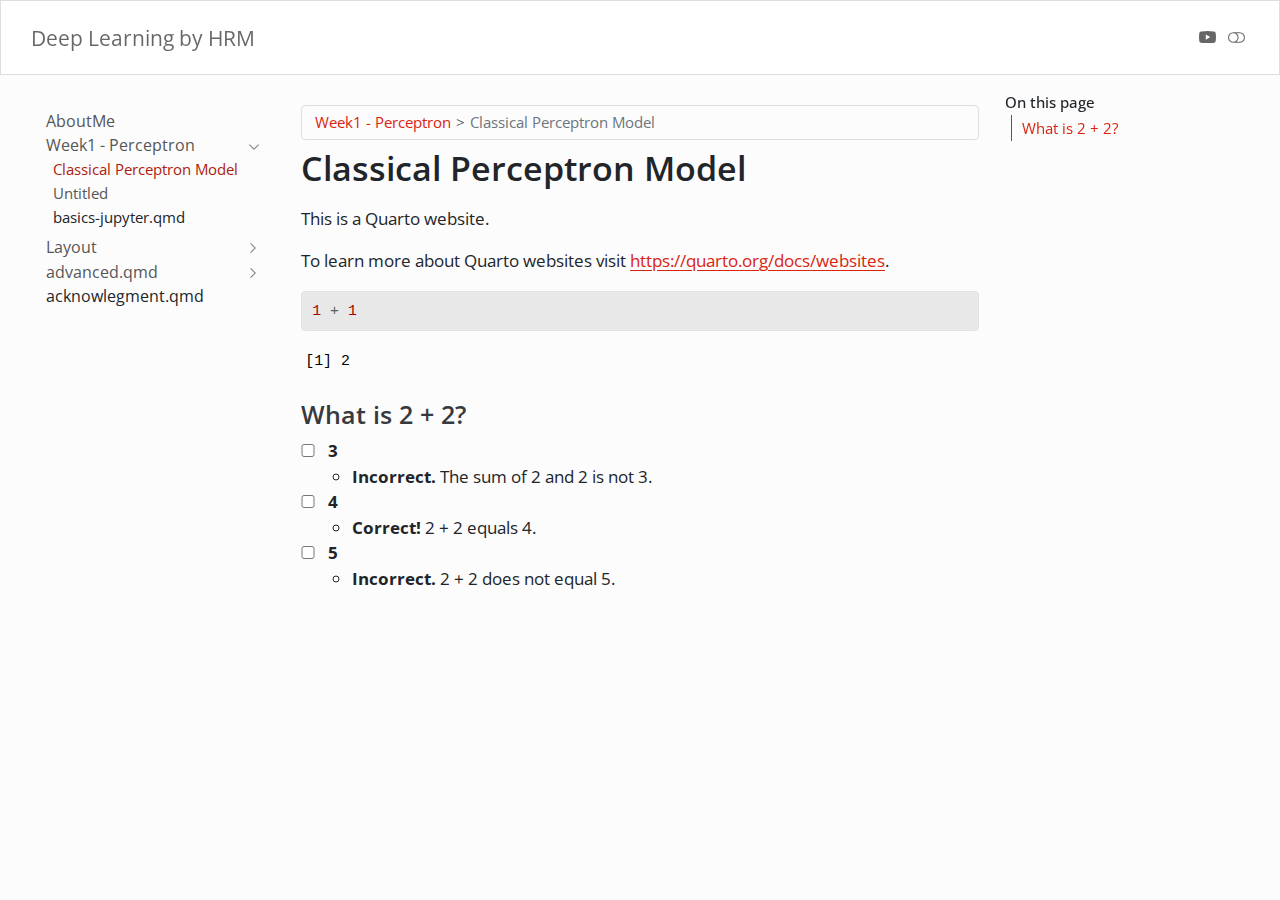
<file: docs/index.html>
<!DOCTYPE html>
<html xmlns="http://www.w3.org/1999/xhtml" lang="en" xml:lang="en"><head>

<meta charset="utf-8">
<meta name="generator" content="quarto-1.6.39">

<meta name="viewport" content="width=device-width, initial-scale=1.0, user-scalable=yes">


<title>Classical Perceptron Model – Deep Learning by HRM</title>
<style>
code{white-space: pre-wrap;}
span.smallcaps{font-variant: small-caps;}
div.columns{display: flex; gap: min(4vw, 1.5em);}
div.column{flex: auto; overflow-x: auto;}
div.hanging-indent{margin-left: 1.5em; text-indent: -1.5em;}
ul.task-list{list-style: none;}
ul.task-list li input[type="checkbox"] {
  width: 0.8em;
  margin: 0 0.8em 0.2em -1em; /* quarto-specific, see https://github.com/quarto-dev/quarto-cli/issues/4556 */ 
  vertical-align: middle;
}
/* CSS for syntax highlighting */
pre > code.sourceCode { white-space: pre; position: relative; }
pre > code.sourceCode > span { line-height: 1.25; }
pre > code.sourceCode > span:empty { height: 1.2em; }
.sourceCode { overflow: visible; }
code.sourceCode > span { color: inherit; text-decoration: inherit; }
div.sourceCode { margin: 1em 0; }
pre.sourceCode { margin: 0; }
@media screen {
div.sourceCode { overflow: auto; }
}
@media print {
pre > code.sourceCode { white-space: pre-wrap; }
pre > code.sourceCode > span { display: inline-block; text-indent: -5em; padding-left: 5em; }
}
pre.numberSource code
  { counter-reset: source-line 0; }
pre.numberSource code > span
  { position: relative; left: -4em; counter-increment: source-line; }
pre.numberSource code > span > a:first-child::before
  { content: counter(source-line);
    position: relative; left: -1em; text-align: right; vertical-align: baseline;
    border: none; display: inline-block;
    -webkit-touch-callout: none; -webkit-user-select: none;
    -khtml-user-select: none; -moz-user-select: none;
    -ms-user-select: none; user-select: none;
    padding: 0 4px; width: 4em;
  }
pre.numberSource { margin-left: 3em;  padding-left: 4px; }
div.sourceCode
  {   }
@media screen {
pre > code.sourceCode > span > a:first-child::before { text-decoration: underline; }
}
</style>


<script src="site_libs/quarto-nav/quarto-nav.js"></script>
<script src="site_libs/quarto-nav/headroom.min.js"></script>
<script src="site_libs/clipboard/clipboard.min.js"></script>
<script src="site_libs/quarto-html/quarto.js"></script>
<script src="site_libs/quarto-html/popper.min.js"></script>
<script src="site_libs/quarto-html/tippy.umd.min.js"></script>
<script src="site_libs/quarto-html/anchor.min.js"></script>
<link href="site_libs/quarto-html/tippy.css" rel="stylesheet">
<link href="site_libs/quarto-html/quarto-syntax-highlighting-e26003cea8cd680ca0c55a263523d882.css" rel="stylesheet" class="quarto-color-scheme" id="quarto-text-highlighting-styles">
<link href="site_libs/quarto-html/quarto-syntax-highlighting-dark-d166b450ba5a8e9f7a0ab969bf6592c1.css" rel="prefetch" class="quarto-color-scheme quarto-color-alternate" id="quarto-text-highlighting-styles">
<script src="site_libs/bootstrap/bootstrap.min.js"></script>
<link href="site_libs/bootstrap/bootstrap-icons.css" rel="stylesheet">
<link href="site_libs/bootstrap/bootstrap-f33991cf3c59b7de71e019b8ce5d8602.min.css" rel="stylesheet" append-hash="true" class="quarto-color-scheme" id="quarto-bootstrap" data-mode="light">
<link href="site_libs/bootstrap/bootstrap-dark-4f58f67bf13d4dbba5d1b51c1383cfc1.min.css" rel="prefetch" append-hash="true" class="quarto-color-scheme quarto-color-alternate" id="quarto-bootstrap" data-mode="light">
<script id="quarto-search-options" type="application/json">{
  "language": {
    "search-no-results-text": "No results",
    "search-matching-documents-text": "matching documents",
    "search-copy-link-title": "Copy link to search",
    "search-hide-matches-text": "Hide additional matches",
    "search-more-match-text": "more match in this document",
    "search-more-matches-text": "more matches in this document",
    "search-clear-button-title": "Clear",
    "search-text-placeholder": "",
    "search-detached-cancel-button-title": "Cancel",
    "search-submit-button-title": "Submit",
    "search-label": "Search"
  }
}</script>


<link rel="stylesheet" href="styles.css">
</head>

<body class="nav-sidebar floating nav-fixed">

<div id="quarto-search-results"></div>
  <header id="quarto-header" class="headroom fixed-top">
    <nav class="navbar navbar-expand-lg " data-bs-theme="dark">
      <div class="navbar-container container-fluid">
      <div class="navbar-brand-container mx-auto">
    <a class="navbar-brand" href="./index.html">
    <span class="navbar-title">Deep Learning by HRM</span>
    </a>
  </div>
        <div class="quarto-navbar-tools tools-end">
    <a href="https://twitter.com" title="" class="quarto-navigation-tool px-1" aria-label=""><i class="bi bi-youtube"></i></a>
  <a href="" class="quarto-color-scheme-toggle quarto-navigation-tool  px-1" onclick="window.quartoToggleColorScheme(); return false;" title="Toggle dark mode"><i class="bi"></i></a>
</div>
      </div> <!-- /container-fluid -->
    </nav>
  <nav class="quarto-secondary-nav">
    <div class="container-fluid d-flex">
      <button type="button" class="quarto-btn-toggle btn" data-bs-toggle="collapse" role="button" data-bs-target=".quarto-sidebar-collapse-item" aria-controls="quarto-sidebar" aria-expanded="false" aria-label="Toggle sidebar navigation" onclick="if (window.quartoToggleHeadroom) { window.quartoToggleHeadroom(); }">
        <i class="bi bi-layout-text-sidebar-reverse"></i>
      </button>
        <nav class="quarto-page-breadcrumbs" aria-label="breadcrumb"><ol class="breadcrumb"><li class="breadcrumb-item"><a href="./index.html">Week1 - Perceptron</a></li><li class="breadcrumb-item"><a href="./index.html">Classical Perceptron Model</a></li></ol></nav>
        <a class="flex-grow-1" role="navigation" data-bs-toggle="collapse" data-bs-target=".quarto-sidebar-collapse-item" aria-controls="quarto-sidebar" aria-expanded="false" aria-label="Toggle sidebar navigation" onclick="if (window.quartoToggleHeadroom) { window.quartoToggleHeadroom(); }">      
        </a>
    </div>
  </nav>
</header>
<!-- content -->
<div id="quarto-content" class="quarto-container page-columns page-rows-contents page-layout-article page-navbar">
<!-- sidebar -->
  <nav id="quarto-sidebar" class="sidebar collapse collapse-horizontal quarto-sidebar-collapse-item sidebar-navigation floating overflow-auto">
    <div class="sidebar-menu-container"> 
    <ul class="list-unstyled mt-1">
        <li class="sidebar-item">
  <div class="sidebar-item-container"> 
  <a href="./about.html" class="sidebar-item-text sidebar-link">
 <span class="menu-text">AboutMe</span></a>
  </div>
</li>
        <li class="sidebar-item sidebar-item-section">
      <div class="sidebar-item-container"> 
            <a class="sidebar-item-text sidebar-link text-start" data-bs-toggle="collapse" data-bs-target="#quarto-sidebar-section-1" role="navigation" aria-expanded="true">
 <span class="menu-text">Week1 - Perceptron</span></a>
          <a class="sidebar-item-toggle text-start" data-bs-toggle="collapse" data-bs-target="#quarto-sidebar-section-1" role="navigation" aria-expanded="true" aria-label="Toggle section">
            <i class="bi bi-chevron-right ms-2"></i>
          </a> 
      </div>
      <ul id="quarto-sidebar-section-1" class="collapse list-unstyled sidebar-section depth1 show">  
          <li class="sidebar-item">
  <div class="sidebar-item-container"> 
  <a href="./index.html" class="sidebar-item-text sidebar-link active">
 <span class="menu-text">Classical Perceptron Model</span></a>
  </div>
</li>
          <li class="sidebar-item">
  <div class="sidebar-item-container"> 
  <a href="./test.html" class="sidebar-item-text sidebar-link">
 <span class="menu-text">Untitled</span></a>
  </div>
</li>
          <li class="sidebar-item">
 <span class="menu-text">basics-jupyter.qmd</span>
  </li>
      </ul>
  </li>
        <li class="sidebar-item sidebar-item-section">
      <div class="sidebar-item-container"> 
            <a class="sidebar-item-text sidebar-link text-start collapsed" data-bs-toggle="collapse" data-bs-target="#quarto-sidebar-section-2" role="navigation" aria-expanded="false">
 <span class="menu-text">Layout</span></a>
          <a class="sidebar-item-toggle text-start collapsed" data-bs-toggle="collapse" data-bs-target="#quarto-sidebar-section-2" role="navigation" aria-expanded="false" aria-label="Toggle section">
            <i class="bi bi-chevron-right ms-2"></i>
          </a> 
      </div>
      <ul id="quarto-sidebar-section-2" class="collapse list-unstyled sidebar-section depth1 ">  
          <li class="sidebar-item">
 <span class="menu-text">layout.qmd</span>
  </li>
          <li class="sidebar-item">
  <div class="sidebar-item-container"> 
  <a href="./test2.html" class="sidebar-item-text sidebar-link">
 <span class="menu-text">new</span></a>
  </div>
</li>
          <li class="sidebar-item">
 <span class="menu-text">layout-jupyter.qmd</span>
  </li>
      </ul>
  </li>
        <li class="sidebar-item sidebar-item-section">
      <div class="sidebar-item-container"> 
            <a class="sidebar-item-text sidebar-link text-start collapsed" data-bs-toggle="collapse" data-bs-target="#quarto-sidebar-section-3" role="navigation" aria-expanded="false">
 <span class="menu-text">advanced.qmd</span></a>
          <a class="sidebar-item-toggle text-start collapsed" data-bs-toggle="collapse" data-bs-target="#quarto-sidebar-section-3" role="navigation" aria-expanded="false" aria-label="Toggle section">
            <i class="bi bi-chevron-right ms-2"></i>
          </a> 
      </div>
      <ul id="quarto-sidebar-section-3" class="collapse list-unstyled sidebar-section depth1 ">  
          <li class="sidebar-item">
 <span class="menu-text">raw-code.qmd</span>
  </li>
          <li class="sidebar-item">
 <span class="menu-text">custom-theme.qmd</span>
  </li>
      </ul>
  </li>
        <li class="sidebar-item">
 <span class="menu-text">acknowlegment.qmd</span>
  </li>
    </ul>
    </div>
</nav>
<div id="quarto-sidebar-glass" class="quarto-sidebar-collapse-item" data-bs-toggle="collapse" data-bs-target=".quarto-sidebar-collapse-item"></div>
<!-- margin-sidebar -->
    <div id="quarto-margin-sidebar" class="sidebar margin-sidebar">
        <nav id="TOC" role="doc-toc" class="toc-active">
    <h2 id="toc-title">On this page</h2>
   
  <ul>
  <li><a href="#what-is-2-2" id="toc-what-is-2-2" class="nav-link active" data-scroll-target="#what-is-2-2">What is 2 + 2?</a></li>
  </ul>
</nav>
    </div>
<!-- main -->
<main class="content" id="quarto-document-content">

<header id="title-block-header" class="quarto-title-block default"><nav class="quarto-page-breadcrumbs quarto-title-breadcrumbs d-none d-lg-block" aria-label="breadcrumb"><ol class="breadcrumb"><li class="breadcrumb-item"><a href="./index.html">Week1 - Perceptron</a></li><li class="breadcrumb-item"><a href="./index.html">Classical Perceptron Model</a></li></ol></nav>
<div class="quarto-title">
<h1 class="title">Classical Perceptron Model</h1>
</div>



<div class="quarto-title-meta">

    
  
    
  </div>
  


</header>


<p>This is a Quarto website.</p>
<p>To learn more about Quarto websites visit <a href="https://quarto.org/docs/websites" class="uri">https://quarto.org/docs/websites</a>.</p>
<div class="cell">
<div class="sourceCode cell-code" id="cb1"><pre class="sourceCode r code-with-copy"><code class="sourceCode r"><span id="cb1-1"><a href="#cb1-1" aria-hidden="true" tabindex="-1"></a><span class="dv">1</span> <span class="sc">+</span> <span class="dv">1</span></span></code><button title="Copy to Clipboard" class="code-copy-button"><i class="bi"></i></button></pre></div>
<div class="cell-output cell-output-stdout">
<pre><code>[1] 2</code></pre>
</div>
</div>
<section id="what-is-2-2" class="level3 quiz">
<h3 class="anchored" data-anchor-id="what-is-2-2">What is 2 + 2?</h3>
<ul class="task-list">
<li><label><input type="checkbox"><strong>3</strong></label>
<ul>
<li><strong>Incorrect.</strong> The sum of 2 and 2 is not 3.</li>
</ul></li>
<li><label><input type="checkbox"><strong>4</strong></label>
<ul>
<li><strong>Correct!</strong> 2 + 2 equals 4.</li>
</ul></li>
<li><label><input type="checkbox"><strong>5</strong></label>
<ul>
<li><strong>Incorrect.</strong> 2 + 2 does not equal 5.</li>
</ul></li>
</ul>
</section>



</main> <!-- /main -->
<script id="quarto-html-after-body" type="application/javascript">
window.document.addEventListener("DOMContentLoaded", function (event) {
  const toggleBodyColorMode = (bsSheetEl) => {
    const mode = bsSheetEl.getAttribute("data-mode");
    const bodyEl = window.document.querySelector("body");
    if (mode === "dark") {
      bodyEl.classList.add("quarto-dark");
      bodyEl.classList.remove("quarto-light");
    } else {
      bodyEl.classList.add("quarto-light");
      bodyEl.classList.remove("quarto-dark");
    }
  }
  const toggleBodyColorPrimary = () => {
    const bsSheetEl = window.document.querySelector("link#quarto-bootstrap");
    if (bsSheetEl) {
      toggleBodyColorMode(bsSheetEl);
    }
  }
  toggleBodyColorPrimary();  
  const disableStylesheet = (stylesheets) => {
    for (let i=0; i < stylesheets.length; i++) {
      const stylesheet = stylesheets[i];
      stylesheet.rel = 'prefetch';
    }
  }
  const enableStylesheet = (stylesheets) => {
    for (let i=0; i < stylesheets.length; i++) {
      const stylesheet = stylesheets[i];
      stylesheet.rel = 'stylesheet';
    }
  }
  const manageTransitions = (selector, allowTransitions) => {
    const els = window.document.querySelectorAll(selector);
    for (let i=0; i < els.length; i++) {
      const el = els[i];
      if (allowTransitions) {
        el.classList.remove('notransition');
      } else {
        el.classList.add('notransition');
      }
    }
  }
  const toggleGiscusIfUsed = (isAlternate, darkModeDefault) => {
    const baseTheme = document.querySelector('#giscus-base-theme')?.value ?? 'light';
    const alternateTheme = document.querySelector('#giscus-alt-theme')?.value ?? 'dark';
    let newTheme = '';
    if(darkModeDefault) {
      newTheme = isAlternate ? baseTheme : alternateTheme;
    } else {
      newTheme = isAlternate ? alternateTheme : baseTheme;
    }
    const changeGiscusTheme = () => {
      // From: https://github.com/giscus/giscus/issues/336
      const sendMessage = (message) => {
        const iframe = document.querySelector('iframe.giscus-frame');
        if (!iframe) return;
        iframe.contentWindow.postMessage({ giscus: message }, 'https://giscus.app');
      }
      sendMessage({
        setConfig: {
          theme: newTheme
        }
      });
    }
    const isGiscussLoaded = window.document.querySelector('iframe.giscus-frame') !== null;
    if (isGiscussLoaded) {
      changeGiscusTheme();
    }
  }
  const toggleColorMode = (alternate) => {
    // Switch the stylesheets
    const alternateStylesheets = window.document.querySelectorAll('link.quarto-color-scheme.quarto-color-alternate');
    manageTransitions('#quarto-margin-sidebar .nav-link', false);
    if (alternate) {
      enableStylesheet(alternateStylesheets);
      for (const sheetNode of alternateStylesheets) {
        if (sheetNode.id === "quarto-bootstrap") {
          toggleBodyColorMode(sheetNode);
        }
      }
    } else {
      disableStylesheet(alternateStylesheets);
      toggleBodyColorPrimary();
    }
    manageTransitions('#quarto-margin-sidebar .nav-link', true);
    // Switch the toggles
    const toggles = window.document.querySelectorAll('.quarto-color-scheme-toggle');
    for (let i=0; i < toggles.length; i++) {
      const toggle = toggles[i];
      if (toggle) {
        if (alternate) {
          toggle.classList.add("alternate");     
        } else {
          toggle.classList.remove("alternate");
        }
      }
    }
    // Hack to workaround the fact that safari doesn't
    // properly recolor the scrollbar when toggling (#1455)
    if (navigator.userAgent.indexOf('Safari') > 0 && navigator.userAgent.indexOf('Chrome') == -1) {
      manageTransitions("body", false);
      window.scrollTo(0, 1);
      setTimeout(() => {
        window.scrollTo(0, 0);
        manageTransitions("body", true);
      }, 40);  
    }
  }
  const isFileUrl = () => { 
    return window.location.protocol === 'file:';
  }
  const hasAlternateSentinel = () => {  
    let styleSentinel = getColorSchemeSentinel();
    if (styleSentinel !== null) {
      return styleSentinel === "alternate";
    } else {
      return false;
    }
  }
  const setStyleSentinel = (alternate) => {
    const value = alternate ? "alternate" : "default";
    if (!isFileUrl()) {
      window.localStorage.setItem("quarto-color-scheme", value);
    } else {
      localAlternateSentinel = value;
    }
  }
  const getColorSchemeSentinel = () => {
    if (!isFileUrl()) {
      const storageValue = window.localStorage.getItem("quarto-color-scheme");
      return storageValue != null ? storageValue : localAlternateSentinel;
    } else {
      return localAlternateSentinel;
    }
  }
  const darkModeDefault = false;
  let localAlternateSentinel = darkModeDefault ? 'alternate' : 'default';
  // Dark / light mode switch
  window.quartoToggleColorScheme = () => {
    // Read the current dark / light value 
    let toAlternate = !hasAlternateSentinel();
    toggleColorMode(toAlternate);
    setStyleSentinel(toAlternate);
    toggleGiscusIfUsed(toAlternate, darkModeDefault);
  };
  // Ensure there is a toggle, if there isn't float one in the top right
  if (window.document.querySelector('.quarto-color-scheme-toggle') === null) {
    const a = window.document.createElement('a');
    a.classList.add('top-right');
    a.classList.add('quarto-color-scheme-toggle');
    a.href = "";
    a.onclick = function() { try { window.quartoToggleColorScheme(); } catch {} return false; };
    const i = window.document.createElement("i");
    i.classList.add('bi');
    a.appendChild(i);
    window.document.body.appendChild(a);
  }
  // Switch to dark mode if need be
  if (hasAlternateSentinel()) {
    toggleColorMode(true);
  } else {
    toggleColorMode(false);
  }
  const icon = "";
  const anchorJS = new window.AnchorJS();
  anchorJS.options = {
    placement: 'right',
    icon: icon
  };
  anchorJS.add('.anchored');
  const isCodeAnnotation = (el) => {
    for (const clz of el.classList) {
      if (clz.startsWith('code-annotation-')) {                     
        return true;
      }
    }
    return false;
  }
  const onCopySuccess = function(e) {
    // button target
    const button = e.trigger;
    // don't keep focus
    button.blur();
    // flash "checked"
    button.classList.add('code-copy-button-checked');
    var currentTitle = button.getAttribute("title");
    button.setAttribute("title", "Copied!");
    let tooltip;
    if (window.bootstrap) {
      button.setAttribute("data-bs-toggle", "tooltip");
      button.setAttribute("data-bs-placement", "left");
      button.setAttribute("data-bs-title", "Copied!");
      tooltip = new bootstrap.Tooltip(button, 
        { trigger: "manual", 
          customClass: "code-copy-button-tooltip",
          offset: [0, -8]});
      tooltip.show();    
    }
    setTimeout(function() {
      if (tooltip) {
        tooltip.hide();
        button.removeAttribute("data-bs-title");
        button.removeAttribute("data-bs-toggle");
        button.removeAttribute("data-bs-placement");
      }
      button.setAttribute("title", currentTitle);
      button.classList.remove('code-copy-button-checked');
    }, 1000);
    // clear code selection
    e.clearSelection();
  }
  const getTextToCopy = function(trigger) {
      const codeEl = trigger.previousElementSibling.cloneNode(true);
      for (const childEl of codeEl.children) {
        if (isCodeAnnotation(childEl)) {
          childEl.remove();
        }
      }
      return codeEl.innerText;
  }
  const clipboard = new window.ClipboardJS('.code-copy-button:not([data-in-quarto-modal])', {
    text: getTextToCopy
  });
  clipboard.on('success', onCopySuccess);
  if (window.document.getElementById('quarto-embedded-source-code-modal')) {
    const clipboardModal = new window.ClipboardJS('.code-copy-button[data-in-quarto-modal]', {
      text: getTextToCopy,
      container: window.document.getElementById('quarto-embedded-source-code-modal')
    });
    clipboardModal.on('success', onCopySuccess);
  }
    var localhostRegex = new RegExp(/^(?:http|https):\/\/localhost\:?[0-9]*\//);
    var mailtoRegex = new RegExp(/^mailto:/);
      var filterRegex = new RegExp('/' + window.location.host + '/');
    var isInternal = (href) => {
        return filterRegex.test(href) || localhostRegex.test(href) || mailtoRegex.test(href);
    }
    // Inspect non-navigation links and adorn them if external
 	var links = window.document.querySelectorAll('a[href]:not(.nav-link):not(.navbar-brand):not(.toc-action):not(.sidebar-link):not(.sidebar-item-toggle):not(.pagination-link):not(.no-external):not([aria-hidden]):not(.dropdown-item):not(.quarto-navigation-tool):not(.about-link)');
    for (var i=0; i<links.length; i++) {
      const link = links[i];
      if (!isInternal(link.href)) {
        // undo the damage that might have been done by quarto-nav.js in the case of
        // links that we want to consider external
        if (link.dataset.originalHref !== undefined) {
          link.href = link.dataset.originalHref;
        }
      }
    }
  function tippyHover(el, contentFn, onTriggerFn, onUntriggerFn) {
    const config = {
      allowHTML: true,
      maxWidth: 500,
      delay: 100,
      arrow: false,
      appendTo: function(el) {
          return el.parentElement;
      },
      interactive: true,
      interactiveBorder: 10,
      theme: 'quarto',
      placement: 'bottom-start',
    };
    if (contentFn) {
      config.content = contentFn;
    }
    if (onTriggerFn) {
      config.onTrigger = onTriggerFn;
    }
    if (onUntriggerFn) {
      config.onUntrigger = onUntriggerFn;
    }
    window.tippy(el, config); 
  }
  const noterefs = window.document.querySelectorAll('a[role="doc-noteref"]');
  for (var i=0; i<noterefs.length; i++) {
    const ref = noterefs[i];
    tippyHover(ref, function() {
      // use id or data attribute instead here
      let href = ref.getAttribute('data-footnote-href') || ref.getAttribute('href');
      try { href = new URL(href).hash; } catch {}
      const id = href.replace(/^#\/?/, "");
      const note = window.document.getElementById(id);
      if (note) {
        return note.innerHTML;
      } else {
        return "";
      }
    });
  }
  const xrefs = window.document.querySelectorAll('a.quarto-xref');
  const processXRef = (id, note) => {
    // Strip column container classes
    const stripColumnClz = (el) => {
      el.classList.remove("page-full", "page-columns");
      if (el.children) {
        for (const child of el.children) {
          stripColumnClz(child);
        }
      }
    }
    stripColumnClz(note)
    if (id === null || id.startsWith('sec-')) {
      // Special case sections, only their first couple elements
      const container = document.createElement("div");
      if (note.children && note.children.length > 2) {
        container.appendChild(note.children[0].cloneNode(true));
        for (let i = 1; i < note.children.length; i++) {
          const child = note.children[i];
          if (child.tagName === "P" && child.innerText === "") {
            continue;
          } else {
            container.appendChild(child.cloneNode(true));
            break;
          }
        }
        if (window.Quarto?.typesetMath) {
          window.Quarto.typesetMath(container);
        }
        return container.innerHTML
      } else {
        if (window.Quarto?.typesetMath) {
          window.Quarto.typesetMath(note);
        }
        return note.innerHTML;
      }
    } else {
      // Remove any anchor links if they are present
      const anchorLink = note.querySelector('a.anchorjs-link');
      if (anchorLink) {
        anchorLink.remove();
      }
      if (window.Quarto?.typesetMath) {
        window.Quarto.typesetMath(note);
      }
      if (note.classList.contains("callout")) {
        return note.outerHTML;
      } else {
        return note.innerHTML;
      }
    }
  }
  for (var i=0; i<xrefs.length; i++) {
    const xref = xrefs[i];
    tippyHover(xref, undefined, function(instance) {
      instance.disable();
      let url = xref.getAttribute('href');
      let hash = undefined; 
      if (url.startsWith('#')) {
        hash = url;
      } else {
        try { hash = new URL(url).hash; } catch {}
      }
      if (hash) {
        const id = hash.replace(/^#\/?/, "");
        const note = window.document.getElementById(id);
        if (note !== null) {
          try {
            const html = processXRef(id, note.cloneNode(true));
            instance.setContent(html);
          } finally {
            instance.enable();
            instance.show();
          }
        } else {
          // See if we can fetch this
          fetch(url.split('#')[0])
          .then(res => res.text())
          .then(html => {
            const parser = new DOMParser();
            const htmlDoc = parser.parseFromString(html, "text/html");
            const note = htmlDoc.getElementById(id);
            if (note !== null) {
              const html = processXRef(id, note);
              instance.setContent(html);
            } 
          }).finally(() => {
            instance.enable();
            instance.show();
          });
        }
      } else {
        // See if we can fetch a full url (with no hash to target)
        // This is a special case and we should probably do some content thinning / targeting
        fetch(url)
        .then(res => res.text())
        .then(html => {
          const parser = new DOMParser();
          const htmlDoc = parser.parseFromString(html, "text/html");
          const note = htmlDoc.querySelector('main.content');
          if (note !== null) {
            // This should only happen for chapter cross references
            // (since there is no id in the URL)
            // remove the first header
            if (note.children.length > 0 && note.children[0].tagName === "HEADER") {
              note.children[0].remove();
            }
            const html = processXRef(null, note);
            instance.setContent(html);
          } 
        }).finally(() => {
          instance.enable();
          instance.show();
        });
      }
    }, function(instance) {
    });
  }
      let selectedAnnoteEl;
      const selectorForAnnotation = ( cell, annotation) => {
        let cellAttr = 'data-code-cell="' + cell + '"';
        let lineAttr = 'data-code-annotation="' +  annotation + '"';
        const selector = 'span[' + cellAttr + '][' + lineAttr + ']';
        return selector;
      }
      const selectCodeLines = (annoteEl) => {
        const doc = window.document;
        const targetCell = annoteEl.getAttribute("data-target-cell");
        const targetAnnotation = annoteEl.getAttribute("data-target-annotation");
        const annoteSpan = window.document.querySelector(selectorForAnnotation(targetCell, targetAnnotation));
        const lines = annoteSpan.getAttribute("data-code-lines").split(",");
        const lineIds = lines.map((line) => {
          return targetCell + "-" + line;
        })
        let top = null;
        let height = null;
        let parent = null;
        if (lineIds.length > 0) {
            //compute the position of the single el (top and bottom and make a div)
            const el = window.document.getElementById(lineIds[0]);
            top = el.offsetTop;
            height = el.offsetHeight;
            parent = el.parentElement.parentElement;
          if (lineIds.length > 1) {
            const lastEl = window.document.getElementById(lineIds[lineIds.length - 1]);
            const bottom = lastEl.offsetTop + lastEl.offsetHeight;
            height = bottom - top;
          }
          if (top !== null && height !== null && parent !== null) {
            // cook up a div (if necessary) and position it 
            let div = window.document.getElementById("code-annotation-line-highlight");
            if (div === null) {
              div = window.document.createElement("div");
              div.setAttribute("id", "code-annotation-line-highlight");
              div.style.position = 'absolute';
              parent.appendChild(div);
            }
            div.style.top = top - 2 + "px";
            div.style.height = height + 4 + "px";
            div.style.left = 0;
            let gutterDiv = window.document.getElementById("code-annotation-line-highlight-gutter");
            if (gutterDiv === null) {
              gutterDiv = window.document.createElement("div");
              gutterDiv.setAttribute("id", "code-annotation-line-highlight-gutter");
              gutterDiv.style.position = 'absolute';
              const codeCell = window.document.getElementById(targetCell);
              const gutter = codeCell.querySelector('.code-annotation-gutter');
              gutter.appendChild(gutterDiv);
            }
            gutterDiv.style.top = top - 2 + "px";
            gutterDiv.style.height = height + 4 + "px";
          }
          selectedAnnoteEl = annoteEl;
        }
      };
      const unselectCodeLines = () => {
        const elementsIds = ["code-annotation-line-highlight", "code-annotation-line-highlight-gutter"];
        elementsIds.forEach((elId) => {
          const div = window.document.getElementById(elId);
          if (div) {
            div.remove();
          }
        });
        selectedAnnoteEl = undefined;
      };
        // Handle positioning of the toggle
    window.addEventListener(
      "resize",
      throttle(() => {
        elRect = undefined;
        if (selectedAnnoteEl) {
          selectCodeLines(selectedAnnoteEl);
        }
      }, 10)
    );
    function throttle(fn, ms) {
    let throttle = false;
    let timer;
      return (...args) => {
        if(!throttle) { // first call gets through
            fn.apply(this, args);
            throttle = true;
        } else { // all the others get throttled
            if(timer) clearTimeout(timer); // cancel #2
            timer = setTimeout(() => {
              fn.apply(this, args);
              timer = throttle = false;
            }, ms);
        }
      };
    }
      // Attach click handler to the DT
      const annoteDls = window.document.querySelectorAll('dt[data-target-cell]');
      for (const annoteDlNode of annoteDls) {
        annoteDlNode.addEventListener('click', (event) => {
          const clickedEl = event.target;
          if (clickedEl !== selectedAnnoteEl) {
            unselectCodeLines();
            const activeEl = window.document.querySelector('dt[data-target-cell].code-annotation-active');
            if (activeEl) {
              activeEl.classList.remove('code-annotation-active');
            }
            selectCodeLines(clickedEl);
            clickedEl.classList.add('code-annotation-active');
          } else {
            // Unselect the line
            unselectCodeLines();
            clickedEl.classList.remove('code-annotation-active');
          }
        });
      }
  const findCites = (el) => {
    const parentEl = el.parentElement;
    if (parentEl) {
      const cites = parentEl.dataset.cites;
      if (cites) {
        return {
          el,
          cites: cites.split(' ')
        };
      } else {
        return findCites(el.parentElement)
      }
    } else {
      return undefined;
    }
  };
  var bibliorefs = window.document.querySelectorAll('a[role="doc-biblioref"]');
  for (var i=0; i<bibliorefs.length; i++) {
    const ref = bibliorefs[i];
    const citeInfo = findCites(ref);
    if (citeInfo) {
      tippyHover(citeInfo.el, function() {
        var popup = window.document.createElement('div');
        citeInfo.cites.forEach(function(cite) {
          var citeDiv = window.document.createElement('div');
          citeDiv.classList.add('hanging-indent');
          citeDiv.classList.add('csl-entry');
          var biblioDiv = window.document.getElementById('ref-' + cite);
          if (biblioDiv) {
            citeDiv.innerHTML = biblioDiv.innerHTML;
          }
          popup.appendChild(citeDiv);
        });
        return popup.innerHTML;
      });
    }
  }
});
</script>
</div> <!-- /content -->




</body></html>
</file>
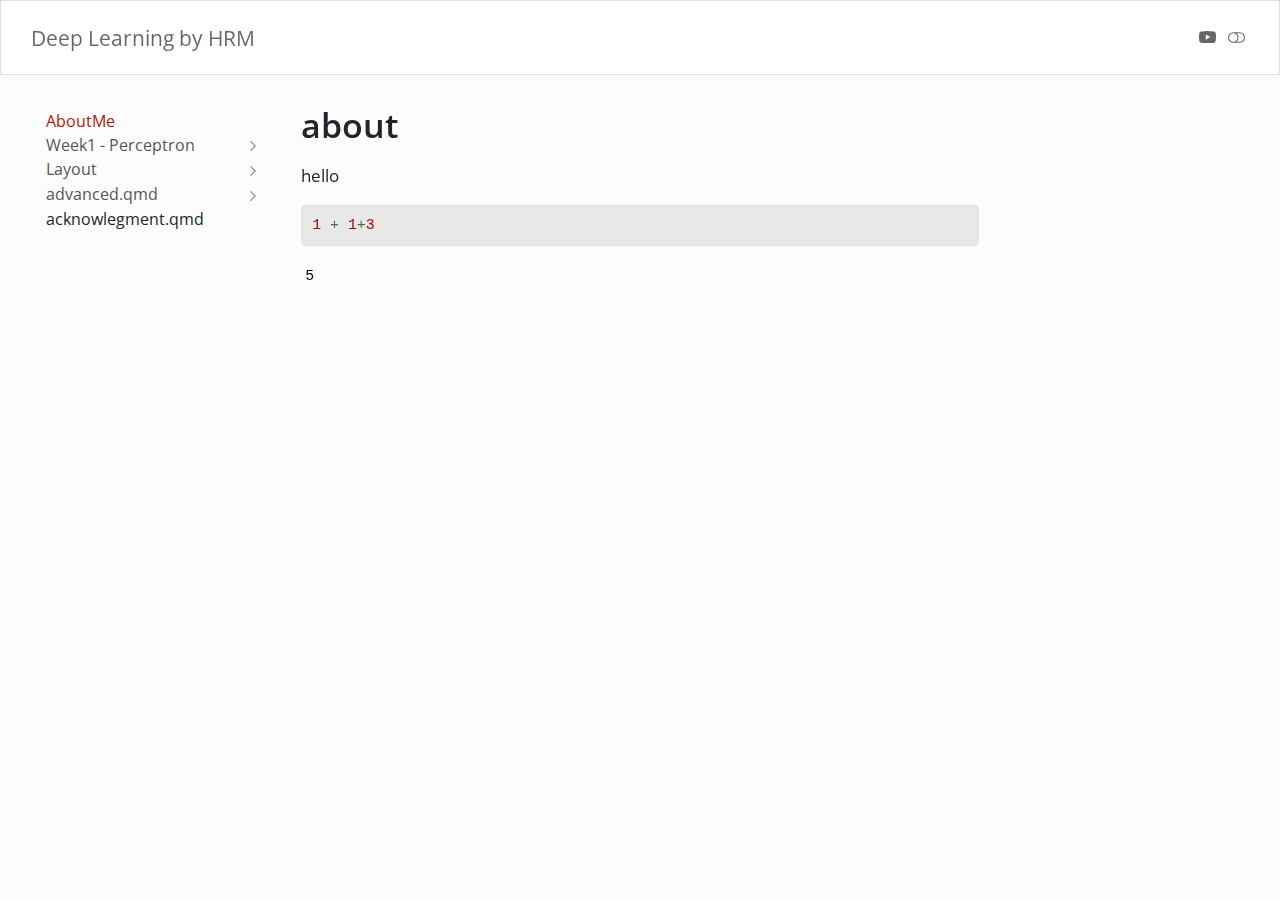
<file: docs/about.html>
<!DOCTYPE html>
<html xmlns="http://www.w3.org/1999/xhtml" lang="en" xml:lang="en"><head>

<meta charset="utf-8">
<meta name="generator" content="quarto-1.6.39">

<meta name="viewport" content="width=device-width, initial-scale=1.0, user-scalable=yes">


<title>about – Deep Learning by HRM</title>
<style>
code{white-space: pre-wrap;}
span.smallcaps{font-variant: small-caps;}
div.columns{display: flex; gap: min(4vw, 1.5em);}
div.column{flex: auto; overflow-x: auto;}
div.hanging-indent{margin-left: 1.5em; text-indent: -1.5em;}
ul.task-list{list-style: none;}
ul.task-list li input[type="checkbox"] {
  width: 0.8em;
  margin: 0 0.8em 0.2em -1em; /* quarto-specific, see https://github.com/quarto-dev/quarto-cli/issues/4556 */ 
  vertical-align: middle;
}
/* CSS for syntax highlighting */
pre > code.sourceCode { white-space: pre; position: relative; }
pre > code.sourceCode > span { line-height: 1.25; }
pre > code.sourceCode > span:empty { height: 1.2em; }
.sourceCode { overflow: visible; }
code.sourceCode > span { color: inherit; text-decoration: inherit; }
div.sourceCode { margin: 1em 0; }
pre.sourceCode { margin: 0; }
@media screen {
div.sourceCode { overflow: auto; }
}
@media print {
pre > code.sourceCode { white-space: pre-wrap; }
pre > code.sourceCode > span { display: inline-block; text-indent: -5em; padding-left: 5em; }
}
pre.numberSource code
  { counter-reset: source-line 0; }
pre.numberSource code > span
  { position: relative; left: -4em; counter-increment: source-line; }
pre.numberSource code > span > a:first-child::before
  { content: counter(source-line);
    position: relative; left: -1em; text-align: right; vertical-align: baseline;
    border: none; display: inline-block;
    -webkit-touch-callout: none; -webkit-user-select: none;
    -khtml-user-select: none; -moz-user-select: none;
    -ms-user-select: none; user-select: none;
    padding: 0 4px; width: 4em;
  }
pre.numberSource { margin-left: 3em;  padding-left: 4px; }
div.sourceCode
  {   }
@media screen {
pre > code.sourceCode > span > a:first-child::before { text-decoration: underline; }
}
</style>


<script src="site_libs/quarto-nav/quarto-nav.js"></script>
<script src="site_libs/quarto-nav/headroom.min.js"></script>
<script src="site_libs/clipboard/clipboard.min.js"></script>
<script src="site_libs/quarto-html/quarto.js"></script>
<script src="site_libs/quarto-html/popper.min.js"></script>
<script src="site_libs/quarto-html/tippy.umd.min.js"></script>
<script src="site_libs/quarto-html/anchor.min.js"></script>
<link href="site_libs/quarto-html/tippy.css" rel="stylesheet">
<link href="site_libs/quarto-html/quarto-syntax-highlighting-e26003cea8cd680ca0c55a263523d882.css" rel="stylesheet" class="quarto-color-scheme" id="quarto-text-highlighting-styles">
<link href="site_libs/quarto-html/quarto-syntax-highlighting-dark-d166b450ba5a8e9f7a0ab969bf6592c1.css" rel="prefetch" class="quarto-color-scheme quarto-color-alternate" id="quarto-text-highlighting-styles">
<script src="site_libs/bootstrap/bootstrap.min.js"></script>
<link href="site_libs/bootstrap/bootstrap-icons.css" rel="stylesheet">
<link href="site_libs/bootstrap/bootstrap-f33991cf3c59b7de71e019b8ce5d8602.min.css" rel="stylesheet" append-hash="true" class="quarto-color-scheme" id="quarto-bootstrap" data-mode="light">
<link href="site_libs/bootstrap/bootstrap-dark-4f58f67bf13d4dbba5d1b51c1383cfc1.min.css" rel="prefetch" append-hash="true" class="quarto-color-scheme quarto-color-alternate" id="quarto-bootstrap" data-mode="light">
<script id="quarto-search-options" type="application/json">{
  "language": {
    "search-no-results-text": "No results",
    "search-matching-documents-text": "matching documents",
    "search-copy-link-title": "Copy link to search",
    "search-hide-matches-text": "Hide additional matches",
    "search-more-match-text": "more match in this document",
    "search-more-matches-text": "more matches in this document",
    "search-clear-button-title": "Clear",
    "search-text-placeholder": "",
    "search-detached-cancel-button-title": "Cancel",
    "search-submit-button-title": "Submit",
    "search-label": "Search"
  }
}</script>


<link rel="stylesheet" href="styles.css">
</head>

<body class="nav-sidebar floating nav-fixed">

<div id="quarto-search-results"></div>
  <header id="quarto-header" class="headroom fixed-top">
    <nav class="navbar navbar-expand-lg " data-bs-theme="dark">
      <div class="navbar-container container-fluid">
      <div class="navbar-brand-container mx-auto">
    <a class="navbar-brand" href="./index.html">
    <span class="navbar-title">Deep Learning by HRM</span>
    </a>
  </div>
        <div class="quarto-navbar-tools tools-end">
    <a href="https://twitter.com" title="" class="quarto-navigation-tool px-1" aria-label=""><i class="bi bi-youtube"></i></a>
  <a href="" class="quarto-color-scheme-toggle quarto-navigation-tool  px-1" onclick="window.quartoToggleColorScheme(); return false;" title="Toggle dark mode"><i class="bi"></i></a>
</div>
      </div> <!-- /container-fluid -->
    </nav>
  <nav class="quarto-secondary-nav">
    <div class="container-fluid d-flex">
      <button type="button" class="quarto-btn-toggle btn" data-bs-toggle="collapse" role="button" data-bs-target=".quarto-sidebar-collapse-item" aria-controls="quarto-sidebar" aria-expanded="false" aria-label="Toggle sidebar navigation" onclick="if (window.quartoToggleHeadroom) { window.quartoToggleHeadroom(); }">
        <i class="bi bi-layout-text-sidebar-reverse"></i>
      </button>
        <nav class="quarto-page-breadcrumbs" aria-label="breadcrumb"><ol class="breadcrumb"><li class="breadcrumb-item"><a href="./about.html">AboutMe</a></li></ol></nav>
        <a class="flex-grow-1" role="navigation" data-bs-toggle="collapse" data-bs-target=".quarto-sidebar-collapse-item" aria-controls="quarto-sidebar" aria-expanded="false" aria-label="Toggle sidebar navigation" onclick="if (window.quartoToggleHeadroom) { window.quartoToggleHeadroom(); }">      
        </a>
    </div>
  </nav>
</header>
<!-- content -->
<div id="quarto-content" class="quarto-container page-columns page-rows-contents page-layout-article page-navbar">
<!-- sidebar -->
  <nav id="quarto-sidebar" class="sidebar collapse collapse-horizontal quarto-sidebar-collapse-item sidebar-navigation floating overflow-auto">
    <div class="sidebar-menu-container"> 
    <ul class="list-unstyled mt-1">
        <li class="sidebar-item">
  <div class="sidebar-item-container"> 
  <a href="./about.html" class="sidebar-item-text sidebar-link active">
 <span class="menu-text">AboutMe</span></a>
  </div>
</li>
        <li class="sidebar-item sidebar-item-section">
      <div class="sidebar-item-container"> 
            <a class="sidebar-item-text sidebar-link text-start collapsed" data-bs-toggle="collapse" data-bs-target="#quarto-sidebar-section-1" role="navigation" aria-expanded="false">
 <span class="menu-text">Week1 - Perceptron</span></a>
          <a class="sidebar-item-toggle text-start collapsed" data-bs-toggle="collapse" data-bs-target="#quarto-sidebar-section-1" role="navigation" aria-expanded="false" aria-label="Toggle section">
            <i class="bi bi-chevron-right ms-2"></i>
          </a> 
      </div>
      <ul id="quarto-sidebar-section-1" class="collapse list-unstyled sidebar-section depth1 ">  
          <li class="sidebar-item">
  <div class="sidebar-item-container"> 
  <a href="./index.html" class="sidebar-item-text sidebar-link">
 <span class="menu-text">Classical Perceptron Model</span></a>
  </div>
</li>
          <li class="sidebar-item">
  <div class="sidebar-item-container"> 
  <a href="./test.html" class="sidebar-item-text sidebar-link">
 <span class="menu-text">Untitled</span></a>
  </div>
</li>
          <li class="sidebar-item">
 <span class="menu-text">basics-jupyter.qmd</span>
  </li>
      </ul>
  </li>
        <li class="sidebar-item sidebar-item-section">
      <div class="sidebar-item-container"> 
            <a class="sidebar-item-text sidebar-link text-start collapsed" data-bs-toggle="collapse" data-bs-target="#quarto-sidebar-section-2" role="navigation" aria-expanded="false">
 <span class="menu-text">Layout</span></a>
          <a class="sidebar-item-toggle text-start collapsed" data-bs-toggle="collapse" data-bs-target="#quarto-sidebar-section-2" role="navigation" aria-expanded="false" aria-label="Toggle section">
            <i class="bi bi-chevron-right ms-2"></i>
          </a> 
      </div>
      <ul id="quarto-sidebar-section-2" class="collapse list-unstyled sidebar-section depth1 ">  
          <li class="sidebar-item">
 <span class="menu-text">layout.qmd</span>
  </li>
          <li class="sidebar-item">
  <div class="sidebar-item-container"> 
  <a href="./test2.html" class="sidebar-item-text sidebar-link">
 <span class="menu-text">new</span></a>
  </div>
</li>
          <li class="sidebar-item">
 <span class="menu-text">layout-jupyter.qmd</span>
  </li>
      </ul>
  </li>
        <li class="sidebar-item sidebar-item-section">
      <div class="sidebar-item-container"> 
            <a class="sidebar-item-text sidebar-link text-start collapsed" data-bs-toggle="collapse" data-bs-target="#quarto-sidebar-section-3" role="navigation" aria-expanded="false">
 <span class="menu-text">advanced.qmd</span></a>
          <a class="sidebar-item-toggle text-start collapsed" data-bs-toggle="collapse" data-bs-target="#quarto-sidebar-section-3" role="navigation" aria-expanded="false" aria-label="Toggle section">
            <i class="bi bi-chevron-right ms-2"></i>
          </a> 
      </div>
      <ul id="quarto-sidebar-section-3" class="collapse list-unstyled sidebar-section depth1 ">  
          <li class="sidebar-item">
 <span class="menu-text">raw-code.qmd</span>
  </li>
          <li class="sidebar-item">
 <span class="menu-text">custom-theme.qmd</span>
  </li>
      </ul>
  </li>
        <li class="sidebar-item">
 <span class="menu-text">acknowlegment.qmd</span>
  </li>
    </ul>
    </div>
</nav>
<div id="quarto-sidebar-glass" class="quarto-sidebar-collapse-item" data-bs-toggle="collapse" data-bs-target=".quarto-sidebar-collapse-item"></div>
<!-- margin-sidebar -->
    <div id="quarto-margin-sidebar" class="sidebar margin-sidebar zindex-bottom">
        
    </div>
<!-- main -->
<main class="content" id="quarto-document-content">

<header id="title-block-header" class="quarto-title-block default">
<div class="quarto-title">
<h1 class="title">about</h1>
</div>



<div class="quarto-title-meta">

    
  
    
  </div>
  


</header>


<p>hello</p>
<div id="0d2eaf83" class="cell" data-execution_count="1">
<div class="sourceCode cell-code" id="cb1"><pre class="sourceCode python code-with-copy"><code class="sourceCode python"><span id="cb1-1"><a href="#cb1-1" aria-hidden="true" tabindex="-1"></a><span class="dv">1</span> <span class="op">+</span> <span class="dv">1</span><span class="op">+</span><span class="dv">3</span></span></code><button title="Copy to Clipboard" class="code-copy-button"><i class="bi"></i></button></pre></div>
<div class="cell-output cell-output-display" data-execution_count="1">
<pre><code>5</code></pre>
</div>
</div>



</main> <!-- /main -->
<script id="quarto-html-after-body" type="application/javascript">
window.document.addEventListener("DOMContentLoaded", function (event) {
  const toggleBodyColorMode = (bsSheetEl) => {
    const mode = bsSheetEl.getAttribute("data-mode");
    const bodyEl = window.document.querySelector("body");
    if (mode === "dark") {
      bodyEl.classList.add("quarto-dark");
      bodyEl.classList.remove("quarto-light");
    } else {
      bodyEl.classList.add("quarto-light");
      bodyEl.classList.remove("quarto-dark");
    }
  }
  const toggleBodyColorPrimary = () => {
    const bsSheetEl = window.document.querySelector("link#quarto-bootstrap");
    if (bsSheetEl) {
      toggleBodyColorMode(bsSheetEl);
    }
  }
  toggleBodyColorPrimary();  
  const disableStylesheet = (stylesheets) => {
    for (let i=0; i < stylesheets.length; i++) {
      const stylesheet = stylesheets[i];
      stylesheet.rel = 'prefetch';
    }
  }
  const enableStylesheet = (stylesheets) => {
    for (let i=0; i < stylesheets.length; i++) {
      const stylesheet = stylesheets[i];
      stylesheet.rel = 'stylesheet';
    }
  }
  const manageTransitions = (selector, allowTransitions) => {
    const els = window.document.querySelectorAll(selector);
    for (let i=0; i < els.length; i++) {
      const el = els[i];
      if (allowTransitions) {
        el.classList.remove('notransition');
      } else {
        el.classList.add('notransition');
      }
    }
  }
  const toggleGiscusIfUsed = (isAlternate, darkModeDefault) => {
    const baseTheme = document.querySelector('#giscus-base-theme')?.value ?? 'light';
    const alternateTheme = document.querySelector('#giscus-alt-theme')?.value ?? 'dark';
    let newTheme = '';
    if(darkModeDefault) {
      newTheme = isAlternate ? baseTheme : alternateTheme;
    } else {
      newTheme = isAlternate ? alternateTheme : baseTheme;
    }
    const changeGiscusTheme = () => {
      // From: https://github.com/giscus/giscus/issues/336
      const sendMessage = (message) => {
        const iframe = document.querySelector('iframe.giscus-frame');
        if (!iframe) return;
        iframe.contentWindow.postMessage({ giscus: message }, 'https://giscus.app');
      }
      sendMessage({
        setConfig: {
          theme: newTheme
        }
      });
    }
    const isGiscussLoaded = window.document.querySelector('iframe.giscus-frame') !== null;
    if (isGiscussLoaded) {
      changeGiscusTheme();
    }
  }
  const toggleColorMode = (alternate) => {
    // Switch the stylesheets
    const alternateStylesheets = window.document.querySelectorAll('link.quarto-color-scheme.quarto-color-alternate');
    manageTransitions('#quarto-margin-sidebar .nav-link', false);
    if (alternate) {
      enableStylesheet(alternateStylesheets);
      for (const sheetNode of alternateStylesheets) {
        if (sheetNode.id === "quarto-bootstrap") {
          toggleBodyColorMode(sheetNode);
        }
      }
    } else {
      disableStylesheet(alternateStylesheets);
      toggleBodyColorPrimary();
    }
    manageTransitions('#quarto-margin-sidebar .nav-link', true);
    // Switch the toggles
    const toggles = window.document.querySelectorAll('.quarto-color-scheme-toggle');
    for (let i=0; i < toggles.length; i++) {
      const toggle = toggles[i];
      if (toggle) {
        if (alternate) {
          toggle.classList.add("alternate");     
        } else {
          toggle.classList.remove("alternate");
        }
      }
    }
    // Hack to workaround the fact that safari doesn't
    // properly recolor the scrollbar when toggling (#1455)
    if (navigator.userAgent.indexOf('Safari') > 0 && navigator.userAgent.indexOf('Chrome') == -1) {
      manageTransitions("body", false);
      window.scrollTo(0, 1);
      setTimeout(() => {
        window.scrollTo(0, 0);
        manageTransitions("body", true);
      }, 40);  
    }
  }
  const isFileUrl = () => { 
    return window.location.protocol === 'file:';
  }
  const hasAlternateSentinel = () => {  
    let styleSentinel = getColorSchemeSentinel();
    if (styleSentinel !== null) {
      return styleSentinel === "alternate";
    } else {
      return false;
    }
  }
  const setStyleSentinel = (alternate) => {
    const value = alternate ? "alternate" : "default";
    if (!isFileUrl()) {
      window.localStorage.setItem("quarto-color-scheme", value);
    } else {
      localAlternateSentinel = value;
    }
  }
  const getColorSchemeSentinel = () => {
    if (!isFileUrl()) {
      const storageValue = window.localStorage.getItem("quarto-color-scheme");
      return storageValue != null ? storageValue : localAlternateSentinel;
    } else {
      return localAlternateSentinel;
    }
  }
  const darkModeDefault = false;
  let localAlternateSentinel = darkModeDefault ? 'alternate' : 'default';
  // Dark / light mode switch
  window.quartoToggleColorScheme = () => {
    // Read the current dark / light value 
    let toAlternate = !hasAlternateSentinel();
    toggleColorMode(toAlternate);
    setStyleSentinel(toAlternate);
    toggleGiscusIfUsed(toAlternate, darkModeDefault);
  };
  // Ensure there is a toggle, if there isn't float one in the top right
  if (window.document.querySelector('.quarto-color-scheme-toggle') === null) {
    const a = window.document.createElement('a');
    a.classList.add('top-right');
    a.classList.add('quarto-color-scheme-toggle');
    a.href = "";
    a.onclick = function() { try { window.quartoToggleColorScheme(); } catch {} return false; };
    const i = window.document.createElement("i");
    i.classList.add('bi');
    a.appendChild(i);
    window.document.body.appendChild(a);
  }
  // Switch to dark mode if need be
  if (hasAlternateSentinel()) {
    toggleColorMode(true);
  } else {
    toggleColorMode(false);
  }
  const icon = "";
  const anchorJS = new window.AnchorJS();
  anchorJS.options = {
    placement: 'right',
    icon: icon
  };
  anchorJS.add('.anchored');
  const isCodeAnnotation = (el) => {
    for (const clz of el.classList) {
      if (clz.startsWith('code-annotation-')) {                     
        return true;
      }
    }
    return false;
  }
  const onCopySuccess = function(e) {
    // button target
    const button = e.trigger;
    // don't keep focus
    button.blur();
    // flash "checked"
    button.classList.add('code-copy-button-checked');
    var currentTitle = button.getAttribute("title");
    button.setAttribute("title", "Copied!");
    let tooltip;
    if (window.bootstrap) {
      button.setAttribute("data-bs-toggle", "tooltip");
      button.setAttribute("data-bs-placement", "left");
      button.setAttribute("data-bs-title", "Copied!");
      tooltip = new bootstrap.Tooltip(button, 
        { trigger: "manual", 
          customClass: "code-copy-button-tooltip",
          offset: [0, -8]});
      tooltip.show();    
    }
    setTimeout(function() {
      if (tooltip) {
        tooltip.hide();
        button.removeAttribute("data-bs-title");
        button.removeAttribute("data-bs-toggle");
        button.removeAttribute("data-bs-placement");
      }
      button.setAttribute("title", currentTitle);
      button.classList.remove('code-copy-button-checked');
    }, 1000);
    // clear code selection
    e.clearSelection();
  }
  const getTextToCopy = function(trigger) {
      const codeEl = trigger.previousElementSibling.cloneNode(true);
      for (const childEl of codeEl.children) {
        if (isCodeAnnotation(childEl)) {
          childEl.remove();
        }
      }
      return codeEl.innerText;
  }
  const clipboard = new window.ClipboardJS('.code-copy-button:not([data-in-quarto-modal])', {
    text: getTextToCopy
  });
  clipboard.on('success', onCopySuccess);
  if (window.document.getElementById('quarto-embedded-source-code-modal')) {
    const clipboardModal = new window.ClipboardJS('.code-copy-button[data-in-quarto-modal]', {
      text: getTextToCopy,
      container: window.document.getElementById('quarto-embedded-source-code-modal')
    });
    clipboardModal.on('success', onCopySuccess);
  }
    var localhostRegex = new RegExp(/^(?:http|https):\/\/localhost\:?[0-9]*\//);
    var mailtoRegex = new RegExp(/^mailto:/);
      var filterRegex = new RegExp('/' + window.location.host + '/');
    var isInternal = (href) => {
        return filterRegex.test(href) || localhostRegex.test(href) || mailtoRegex.test(href);
    }
    // Inspect non-navigation links and adorn them if external
 	var links = window.document.querySelectorAll('a[href]:not(.nav-link):not(.navbar-brand):not(.toc-action):not(.sidebar-link):not(.sidebar-item-toggle):not(.pagination-link):not(.no-external):not([aria-hidden]):not(.dropdown-item):not(.quarto-navigation-tool):not(.about-link)');
    for (var i=0; i<links.length; i++) {
      const link = links[i];
      if (!isInternal(link.href)) {
        // undo the damage that might have been done by quarto-nav.js in the case of
        // links that we want to consider external
        if (link.dataset.originalHref !== undefined) {
          link.href = link.dataset.originalHref;
        }
      }
    }
  function tippyHover(el, contentFn, onTriggerFn, onUntriggerFn) {
    const config = {
      allowHTML: true,
      maxWidth: 500,
      delay: 100,
      arrow: false,
      appendTo: function(el) {
          return el.parentElement;
      },
      interactive: true,
      interactiveBorder: 10,
      theme: 'quarto',
      placement: 'bottom-start',
    };
    if (contentFn) {
      config.content = contentFn;
    }
    if (onTriggerFn) {
      config.onTrigger = onTriggerFn;
    }
    if (onUntriggerFn) {
      config.onUntrigger = onUntriggerFn;
    }
    window.tippy(el, config); 
  }
  const noterefs = window.document.querySelectorAll('a[role="doc-noteref"]');
  for (var i=0; i<noterefs.length; i++) {
    const ref = noterefs[i];
    tippyHover(ref, function() {
      // use id or data attribute instead here
      let href = ref.getAttribute('data-footnote-href') || ref.getAttribute('href');
      try { href = new URL(href).hash; } catch {}
      const id = href.replace(/^#\/?/, "");
      const note = window.document.getElementById(id);
      if (note) {
        return note.innerHTML;
      } else {
        return "";
      }
    });
  }
  const xrefs = window.document.querySelectorAll('a.quarto-xref');
  const processXRef = (id, note) => {
    // Strip column container classes
    const stripColumnClz = (el) => {
      el.classList.remove("page-full", "page-columns");
      if (el.children) {
        for (const child of el.children) {
          stripColumnClz(child);
        }
      }
    }
    stripColumnClz(note)
    if (id === null || id.startsWith('sec-')) {
      // Special case sections, only their first couple elements
      const container = document.createElement("div");
      if (note.children && note.children.length > 2) {
        container.appendChild(note.children[0].cloneNode(true));
        for (let i = 1; i < note.children.length; i++) {
          const child = note.children[i];
          if (child.tagName === "P" && child.innerText === "") {
            continue;
          } else {
            container.appendChild(child.cloneNode(true));
            break;
          }
        }
        if (window.Quarto?.typesetMath) {
          window.Quarto.typesetMath(container);
        }
        return container.innerHTML
      } else {
        if (window.Quarto?.typesetMath) {
          window.Quarto.typesetMath(note);
        }
        return note.innerHTML;
      }
    } else {
      // Remove any anchor links if they are present
      const anchorLink = note.querySelector('a.anchorjs-link');
      if (anchorLink) {
        anchorLink.remove();
      }
      if (window.Quarto?.typesetMath) {
        window.Quarto.typesetMath(note);
      }
      if (note.classList.contains("callout")) {
        return note.outerHTML;
      } else {
        return note.innerHTML;
      }
    }
  }
  for (var i=0; i<xrefs.length; i++) {
    const xref = xrefs[i];
    tippyHover(xref, undefined, function(instance) {
      instance.disable();
      let url = xref.getAttribute('href');
      let hash = undefined; 
      if (url.startsWith('#')) {
        hash = url;
      } else {
        try { hash = new URL(url).hash; } catch {}
      }
      if (hash) {
        const id = hash.replace(/^#\/?/, "");
        const note = window.document.getElementById(id);
        if (note !== null) {
          try {
            const html = processXRef(id, note.cloneNode(true));
            instance.setContent(html);
          } finally {
            instance.enable();
            instance.show();
          }
        } else {
          // See if we can fetch this
          fetch(url.split('#')[0])
          .then(res => res.text())
          .then(html => {
            const parser = new DOMParser();
            const htmlDoc = parser.parseFromString(html, "text/html");
            const note = htmlDoc.getElementById(id);
            if (note !== null) {
              const html = processXRef(id, note);
              instance.setContent(html);
            } 
          }).finally(() => {
            instance.enable();
            instance.show();
          });
        }
      } else {
        // See if we can fetch a full url (with no hash to target)
        // This is a special case and we should probably do some content thinning / targeting
        fetch(url)
        .then(res => res.text())
        .then(html => {
          const parser = new DOMParser();
          const htmlDoc = parser.parseFromString(html, "text/html");
          const note = htmlDoc.querySelector('main.content');
          if (note !== null) {
            // This should only happen for chapter cross references
            // (since there is no id in the URL)
            // remove the first header
            if (note.children.length > 0 && note.children[0].tagName === "HEADER") {
              note.children[0].remove();
            }
            const html = processXRef(null, note);
            instance.setContent(html);
          } 
        }).finally(() => {
          instance.enable();
          instance.show();
        });
      }
    }, function(instance) {
    });
  }
      let selectedAnnoteEl;
      const selectorForAnnotation = ( cell, annotation) => {
        let cellAttr = 'data-code-cell="' + cell + '"';
        let lineAttr = 'data-code-annotation="' +  annotation + '"';
        const selector = 'span[' + cellAttr + '][' + lineAttr + ']';
        return selector;
      }
      const selectCodeLines = (annoteEl) => {
        const doc = window.document;
        const targetCell = annoteEl.getAttribute("data-target-cell");
        const targetAnnotation = annoteEl.getAttribute("data-target-annotation");
        const annoteSpan = window.document.querySelector(selectorForAnnotation(targetCell, targetAnnotation));
        const lines = annoteSpan.getAttribute("data-code-lines").split(",");
        const lineIds = lines.map((line) => {
          return targetCell + "-" + line;
        })
        let top = null;
        let height = null;
        let parent = null;
        if (lineIds.length > 0) {
            //compute the position of the single el (top and bottom and make a div)
            const el = window.document.getElementById(lineIds[0]);
            top = el.offsetTop;
            height = el.offsetHeight;
            parent = el.parentElement.parentElement;
          if (lineIds.length > 1) {
            const lastEl = window.document.getElementById(lineIds[lineIds.length - 1]);
            const bottom = lastEl.offsetTop + lastEl.offsetHeight;
            height = bottom - top;
          }
          if (top !== null && height !== null && parent !== null) {
            // cook up a div (if necessary) and position it 
            let div = window.document.getElementById("code-annotation-line-highlight");
            if (div === null) {
              div = window.document.createElement("div");
              div.setAttribute("id", "code-annotation-line-highlight");
              div.style.position = 'absolute';
              parent.appendChild(div);
            }
            div.style.top = top - 2 + "px";
            div.style.height = height + 4 + "px";
            div.style.left = 0;
            let gutterDiv = window.document.getElementById("code-annotation-line-highlight-gutter");
            if (gutterDiv === null) {
              gutterDiv = window.document.createElement("div");
              gutterDiv.setAttribute("id", "code-annotation-line-highlight-gutter");
              gutterDiv.style.position = 'absolute';
              const codeCell = window.document.getElementById(targetCell);
              const gutter = codeCell.querySelector('.code-annotation-gutter');
              gutter.appendChild(gutterDiv);
            }
            gutterDiv.style.top = top - 2 + "px";
            gutterDiv.style.height = height + 4 + "px";
          }
          selectedAnnoteEl = annoteEl;
        }
      };
      const unselectCodeLines = () => {
        const elementsIds = ["code-annotation-line-highlight", "code-annotation-line-highlight-gutter"];
        elementsIds.forEach((elId) => {
          const div = window.document.getElementById(elId);
          if (div) {
            div.remove();
          }
        });
        selectedAnnoteEl = undefined;
      };
        // Handle positioning of the toggle
    window.addEventListener(
      "resize",
      throttle(() => {
        elRect = undefined;
        if (selectedAnnoteEl) {
          selectCodeLines(selectedAnnoteEl);
        }
      }, 10)
    );
    function throttle(fn, ms) {
    let throttle = false;
    let timer;
      return (...args) => {
        if(!throttle) { // first call gets through
            fn.apply(this, args);
            throttle = true;
        } else { // all the others get throttled
            if(timer) clearTimeout(timer); // cancel #2
            timer = setTimeout(() => {
              fn.apply(this, args);
              timer = throttle = false;
            }, ms);
        }
      };
    }
      // Attach click handler to the DT
      const annoteDls = window.document.querySelectorAll('dt[data-target-cell]');
      for (const annoteDlNode of annoteDls) {
        annoteDlNode.addEventListener('click', (event) => {
          const clickedEl = event.target;
          if (clickedEl !== selectedAnnoteEl) {
            unselectCodeLines();
            const activeEl = window.document.querySelector('dt[data-target-cell].code-annotation-active');
            if (activeEl) {
              activeEl.classList.remove('code-annotation-active');
            }
            selectCodeLines(clickedEl);
            clickedEl.classList.add('code-annotation-active');
          } else {
            // Unselect the line
            unselectCodeLines();
            clickedEl.classList.remove('code-annotation-active');
          }
        });
      }
  const findCites = (el) => {
    const parentEl = el.parentElement;
    if (parentEl) {
      const cites = parentEl.dataset.cites;
      if (cites) {
        return {
          el,
          cites: cites.split(' ')
        };
      } else {
        return findCites(el.parentElement)
      }
    } else {
      return undefined;
    }
  };
  var bibliorefs = window.document.querySelectorAll('a[role="doc-biblioref"]');
  for (var i=0; i<bibliorefs.length; i++) {
    const ref = bibliorefs[i];
    const citeInfo = findCites(ref);
    if (citeInfo) {
      tippyHover(citeInfo.el, function() {
        var popup = window.document.createElement('div');
        citeInfo.cites.forEach(function(cite) {
          var citeDiv = window.document.createElement('div');
          citeDiv.classList.add('hanging-indent');
          citeDiv.classList.add('csl-entry');
          var biblioDiv = window.document.getElementById('ref-' + cite);
          if (biblioDiv) {
            citeDiv.innerHTML = biblioDiv.innerHTML;
          }
          popup.appendChild(citeDiv);
        });
        return popup.innerHTML;
      });
    }
  }
});
</script>
</div> <!-- /content -->




</body></html>
</file>
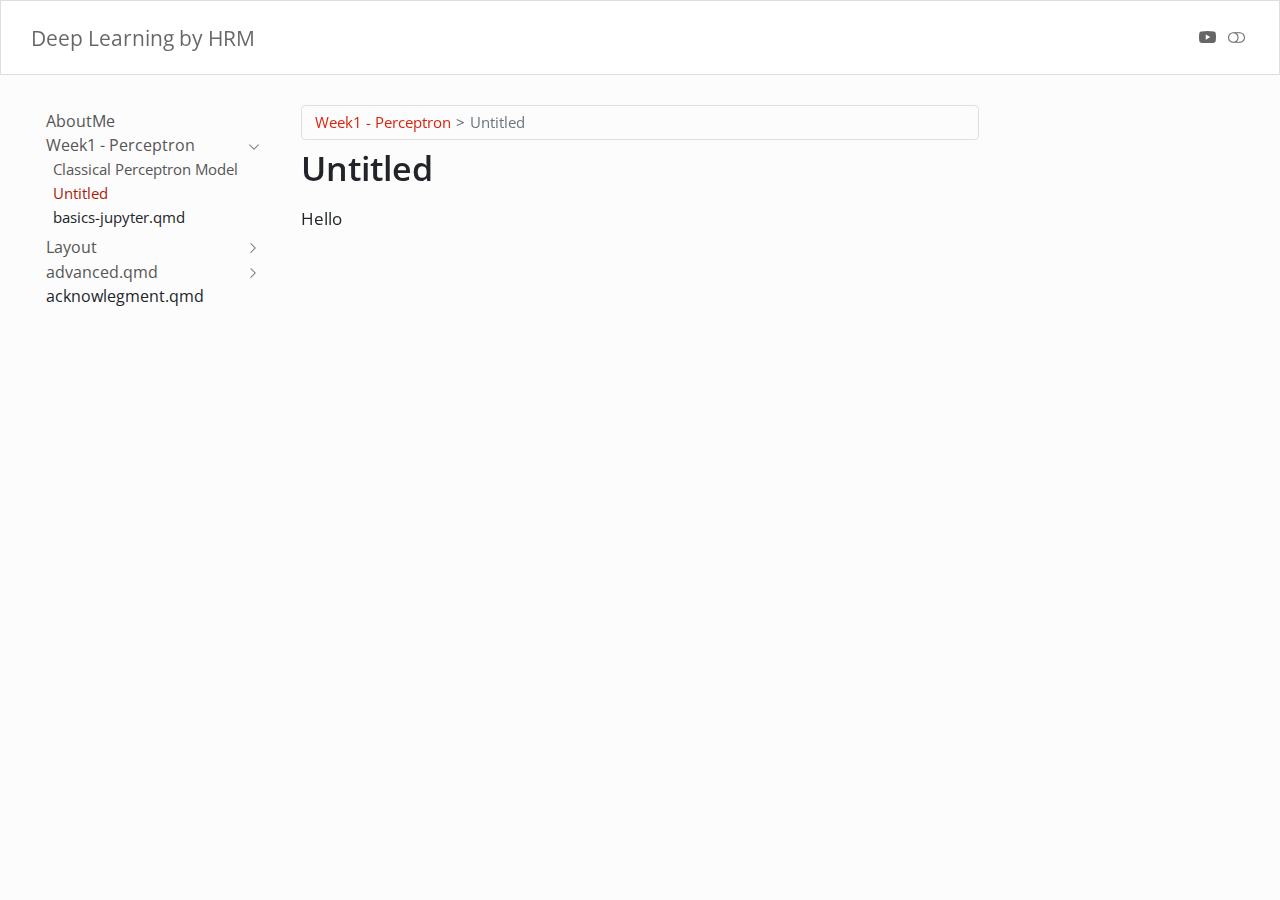
<file: docs/test.html>
<!DOCTYPE html>
<html xmlns="http://www.w3.org/1999/xhtml" lang="en" xml:lang="en"><head>

<meta charset="utf-8">
<meta name="generator" content="quarto-1.6.39">

<meta name="viewport" content="width=device-width, initial-scale=1.0, user-scalable=yes">


<title>Untitled – Deep Learning by HRM</title>
<style>
code{white-space: pre-wrap;}
span.smallcaps{font-variant: small-caps;}
div.columns{display: flex; gap: min(4vw, 1.5em);}
div.column{flex: auto; overflow-x: auto;}
div.hanging-indent{margin-left: 1.5em; text-indent: -1.5em;}
ul.task-list{list-style: none;}
ul.task-list li input[type="checkbox"] {
  width: 0.8em;
  margin: 0 0.8em 0.2em -1em; /* quarto-specific, see https://github.com/quarto-dev/quarto-cli/issues/4556 */ 
  vertical-align: middle;
}
</style>


<script src="site_libs/quarto-nav/quarto-nav.js"></script>
<script src="site_libs/quarto-nav/headroom.min.js"></script>
<script src="site_libs/clipboard/clipboard.min.js"></script>
<script src="site_libs/quarto-html/quarto.js"></script>
<script src="site_libs/quarto-html/popper.min.js"></script>
<script src="site_libs/quarto-html/tippy.umd.min.js"></script>
<script src="site_libs/quarto-html/anchor.min.js"></script>
<link href="site_libs/quarto-html/tippy.css" rel="stylesheet">
<link href="site_libs/quarto-html/quarto-syntax-highlighting-e26003cea8cd680ca0c55a263523d882.css" rel="stylesheet" class="quarto-color-scheme" id="quarto-text-highlighting-styles">
<link href="site_libs/quarto-html/quarto-syntax-highlighting-dark-d166b450ba5a8e9f7a0ab969bf6592c1.css" rel="prefetch" class="quarto-color-scheme quarto-color-alternate" id="quarto-text-highlighting-styles">
<script src="site_libs/bootstrap/bootstrap.min.js"></script>
<link href="site_libs/bootstrap/bootstrap-icons.css" rel="stylesheet">
<link href="site_libs/bootstrap/bootstrap-f33991cf3c59b7de71e019b8ce5d8602.min.css" rel="stylesheet" append-hash="true" class="quarto-color-scheme" id="quarto-bootstrap" data-mode="light">
<link href="site_libs/bootstrap/bootstrap-dark-4f58f67bf13d4dbba5d1b51c1383cfc1.min.css" rel="prefetch" append-hash="true" class="quarto-color-scheme quarto-color-alternate" id="quarto-bootstrap" data-mode="light">
<script id="quarto-search-options" type="application/json">{
  "language": {
    "search-no-results-text": "No results",
    "search-matching-documents-text": "matching documents",
    "search-copy-link-title": "Copy link to search",
    "search-hide-matches-text": "Hide additional matches",
    "search-more-match-text": "more match in this document",
    "search-more-matches-text": "more matches in this document",
    "search-clear-button-title": "Clear",
    "search-text-placeholder": "",
    "search-detached-cancel-button-title": "Cancel",
    "search-submit-button-title": "Submit",
    "search-label": "Search"
  }
}</script>


<link rel="stylesheet" href="styles.css">
</head>

<body class="nav-sidebar floating nav-fixed">

<div id="quarto-search-results"></div>
  <header id="quarto-header" class="headroom fixed-top">
    <nav class="navbar navbar-expand-lg " data-bs-theme="dark">
      <div class="navbar-container container-fluid">
      <div class="navbar-brand-container mx-auto">
    <a class="navbar-brand" href="./index.html">
    <span class="navbar-title">Deep Learning by HRM</span>
    </a>
  </div>
        <div class="quarto-navbar-tools tools-end">
    <a href="https://twitter.com" title="" class="quarto-navigation-tool px-1" aria-label=""><i class="bi bi-youtube"></i></a>
  <a href="" class="quarto-color-scheme-toggle quarto-navigation-tool  px-1" onclick="window.quartoToggleColorScheme(); return false;" title="Toggle dark mode"><i class="bi"></i></a>
</div>
      </div> <!-- /container-fluid -->
    </nav>
  <nav class="quarto-secondary-nav">
    <div class="container-fluid d-flex">
      <button type="button" class="quarto-btn-toggle btn" data-bs-toggle="collapse" role="button" data-bs-target=".quarto-sidebar-collapse-item" aria-controls="quarto-sidebar" aria-expanded="false" aria-label="Toggle sidebar navigation" onclick="if (window.quartoToggleHeadroom) { window.quartoToggleHeadroom(); }">
        <i class="bi bi-layout-text-sidebar-reverse"></i>
      </button>
        <nav class="quarto-page-breadcrumbs" aria-label="breadcrumb"><ol class="breadcrumb"><li class="breadcrumb-item"><a href="./index.html">Week1 - Perceptron</a></li><li class="breadcrumb-item"><a href="./test.html">Untitled</a></li></ol></nav>
        <a class="flex-grow-1" role="navigation" data-bs-toggle="collapse" data-bs-target=".quarto-sidebar-collapse-item" aria-controls="quarto-sidebar" aria-expanded="false" aria-label="Toggle sidebar navigation" onclick="if (window.quartoToggleHeadroom) { window.quartoToggleHeadroom(); }">      
        </a>
    </div>
  </nav>
</header>
<!-- content -->
<div id="quarto-content" class="quarto-container page-columns page-rows-contents page-layout-article page-navbar">
<!-- sidebar -->
  <nav id="quarto-sidebar" class="sidebar collapse collapse-horizontal quarto-sidebar-collapse-item sidebar-navigation floating overflow-auto">
    <div class="sidebar-menu-container"> 
    <ul class="list-unstyled mt-1">
        <li class="sidebar-item">
  <div class="sidebar-item-container"> 
  <a href="./about.html" class="sidebar-item-text sidebar-link">
 <span class="menu-text">AboutMe</span></a>
  </div>
</li>
        <li class="sidebar-item sidebar-item-section">
      <div class="sidebar-item-container"> 
            <a class="sidebar-item-text sidebar-link text-start" data-bs-toggle="collapse" data-bs-target="#quarto-sidebar-section-1" role="navigation" aria-expanded="true">
 <span class="menu-text">Week1 - Perceptron</span></a>
          <a class="sidebar-item-toggle text-start" data-bs-toggle="collapse" data-bs-target="#quarto-sidebar-section-1" role="navigation" aria-expanded="true" aria-label="Toggle section">
            <i class="bi bi-chevron-right ms-2"></i>
          </a> 
      </div>
      <ul id="quarto-sidebar-section-1" class="collapse list-unstyled sidebar-section depth1 show">  
          <li class="sidebar-item">
  <div class="sidebar-item-container"> 
  <a href="./index.html" class="sidebar-item-text sidebar-link">
 <span class="menu-text">Classical Perceptron Model</span></a>
  </div>
</li>
          <li class="sidebar-item">
  <div class="sidebar-item-container"> 
  <a href="./test.html" class="sidebar-item-text sidebar-link active">
 <span class="menu-text">Untitled</span></a>
  </div>
</li>
          <li class="sidebar-item">
 <span class="menu-text">basics-jupyter.qmd</span>
  </li>
      </ul>
  </li>
        <li class="sidebar-item sidebar-item-section">
      <div class="sidebar-item-container"> 
            <a class="sidebar-item-text sidebar-link text-start collapsed" data-bs-toggle="collapse" data-bs-target="#quarto-sidebar-section-2" role="navigation" aria-expanded="false">
 <span class="menu-text">Layout</span></a>
          <a class="sidebar-item-toggle text-start collapsed" data-bs-toggle="collapse" data-bs-target="#quarto-sidebar-section-2" role="navigation" aria-expanded="false" aria-label="Toggle section">
            <i class="bi bi-chevron-right ms-2"></i>
          </a> 
      </div>
      <ul id="quarto-sidebar-section-2" class="collapse list-unstyled sidebar-section depth1 ">  
          <li class="sidebar-item">
 <span class="menu-text">layout.qmd</span>
  </li>
          <li class="sidebar-item">
  <div class="sidebar-item-container"> 
  <a href="./test2.html" class="sidebar-item-text sidebar-link">
 <span class="menu-text">new</span></a>
  </div>
</li>
          <li class="sidebar-item">
 <span class="menu-text">layout-jupyter.qmd</span>
  </li>
      </ul>
  </li>
        <li class="sidebar-item sidebar-item-section">
      <div class="sidebar-item-container"> 
            <a class="sidebar-item-text sidebar-link text-start collapsed" data-bs-toggle="collapse" data-bs-target="#quarto-sidebar-section-3" role="navigation" aria-expanded="false">
 <span class="menu-text">advanced.qmd</span></a>
          <a class="sidebar-item-toggle text-start collapsed" data-bs-toggle="collapse" data-bs-target="#quarto-sidebar-section-3" role="navigation" aria-expanded="false" aria-label="Toggle section">
            <i class="bi bi-chevron-right ms-2"></i>
          </a> 
      </div>
      <ul id="quarto-sidebar-section-3" class="collapse list-unstyled sidebar-section depth1 ">  
          <li class="sidebar-item">
 <span class="menu-text">raw-code.qmd</span>
  </li>
          <li class="sidebar-item">
 <span class="menu-text">custom-theme.qmd</span>
  </li>
      </ul>
  </li>
        <li class="sidebar-item">
 <span class="menu-text">acknowlegment.qmd</span>
  </li>
    </ul>
    </div>
</nav>
<div id="quarto-sidebar-glass" class="quarto-sidebar-collapse-item" data-bs-toggle="collapse" data-bs-target=".quarto-sidebar-collapse-item"></div>
<!-- margin-sidebar -->
    <div id="quarto-margin-sidebar" class="sidebar margin-sidebar zindex-bottom">
        
    </div>
<!-- main -->
<main class="content" id="quarto-document-content">

<header id="title-block-header" class="quarto-title-block default"><nav class="quarto-page-breadcrumbs quarto-title-breadcrumbs d-none d-lg-block" aria-label="breadcrumb"><ol class="breadcrumb"><li class="breadcrumb-item"><a href="./index.html">Week1 - Perceptron</a></li><li class="breadcrumb-item"><a href="./test.html">Untitled</a></li></ol></nav>
<div class="quarto-title">
<h1 class="title">Untitled</h1>
</div>



<div class="quarto-title-meta">

    
  
    
  </div>
  


</header>


<p>Hello</p>



</main> <!-- /main -->
<script id="quarto-html-after-body" type="application/javascript">
window.document.addEventListener("DOMContentLoaded", function (event) {
  const toggleBodyColorMode = (bsSheetEl) => {
    const mode = bsSheetEl.getAttribute("data-mode");
    const bodyEl = window.document.querySelector("body");
    if (mode === "dark") {
      bodyEl.classList.add("quarto-dark");
      bodyEl.classList.remove("quarto-light");
    } else {
      bodyEl.classList.add("quarto-light");
      bodyEl.classList.remove("quarto-dark");
    }
  }
  const toggleBodyColorPrimary = () => {
    const bsSheetEl = window.document.querySelector("link#quarto-bootstrap");
    if (bsSheetEl) {
      toggleBodyColorMode(bsSheetEl);
    }
  }
  toggleBodyColorPrimary();  
  const disableStylesheet = (stylesheets) => {
    for (let i=0; i < stylesheets.length; i++) {
      const stylesheet = stylesheets[i];
      stylesheet.rel = 'prefetch';
    }
  }
  const enableStylesheet = (stylesheets) => {
    for (let i=0; i < stylesheets.length; i++) {
      const stylesheet = stylesheets[i];
      stylesheet.rel = 'stylesheet';
    }
  }
  const manageTransitions = (selector, allowTransitions) => {
    const els = window.document.querySelectorAll(selector);
    for (let i=0; i < els.length; i++) {
      const el = els[i];
      if (allowTransitions) {
        el.classList.remove('notransition');
      } else {
        el.classList.add('notransition');
      }
    }
  }
  const toggleGiscusIfUsed = (isAlternate, darkModeDefault) => {
    const baseTheme = document.querySelector('#giscus-base-theme')?.value ?? 'light';
    const alternateTheme = document.querySelector('#giscus-alt-theme')?.value ?? 'dark';
    let newTheme = '';
    if(darkModeDefault) {
      newTheme = isAlternate ? baseTheme : alternateTheme;
    } else {
      newTheme = isAlternate ? alternateTheme : baseTheme;
    }
    const changeGiscusTheme = () => {
      // From: https://github.com/giscus/giscus/issues/336
      const sendMessage = (message) => {
        const iframe = document.querySelector('iframe.giscus-frame');
        if (!iframe) return;
        iframe.contentWindow.postMessage({ giscus: message }, 'https://giscus.app');
      }
      sendMessage({
        setConfig: {
          theme: newTheme
        }
      });
    }
    const isGiscussLoaded = window.document.querySelector('iframe.giscus-frame') !== null;
    if (isGiscussLoaded) {
      changeGiscusTheme();
    }
  }
  const toggleColorMode = (alternate) => {
    // Switch the stylesheets
    const alternateStylesheets = window.document.querySelectorAll('link.quarto-color-scheme.quarto-color-alternate');
    manageTransitions('#quarto-margin-sidebar .nav-link', false);
    if (alternate) {
      enableStylesheet(alternateStylesheets);
      for (const sheetNode of alternateStylesheets) {
        if (sheetNode.id === "quarto-bootstrap") {
          toggleBodyColorMode(sheetNode);
        }
      }
    } else {
      disableStylesheet(alternateStylesheets);
      toggleBodyColorPrimary();
    }
    manageTransitions('#quarto-margin-sidebar .nav-link', true);
    // Switch the toggles
    const toggles = window.document.querySelectorAll('.quarto-color-scheme-toggle');
    for (let i=0; i < toggles.length; i++) {
      const toggle = toggles[i];
      if (toggle) {
        if (alternate) {
          toggle.classList.add("alternate");     
        } else {
          toggle.classList.remove("alternate");
        }
      }
    }
    // Hack to workaround the fact that safari doesn't
    // properly recolor the scrollbar when toggling (#1455)
    if (navigator.userAgent.indexOf('Safari') > 0 && navigator.userAgent.indexOf('Chrome') == -1) {
      manageTransitions("body", false);
      window.scrollTo(0, 1);
      setTimeout(() => {
        window.scrollTo(0, 0);
        manageTransitions("body", true);
      }, 40);  
    }
  }
  const isFileUrl = () => { 
    return window.location.protocol === 'file:';
  }
  const hasAlternateSentinel = () => {  
    let styleSentinel = getColorSchemeSentinel();
    if (styleSentinel !== null) {
      return styleSentinel === "alternate";
    } else {
      return false;
    }
  }
  const setStyleSentinel = (alternate) => {
    const value = alternate ? "alternate" : "default";
    if (!isFileUrl()) {
      window.localStorage.setItem("quarto-color-scheme", value);
    } else {
      localAlternateSentinel = value;
    }
  }
  const getColorSchemeSentinel = () => {
    if (!isFileUrl()) {
      const storageValue = window.localStorage.getItem("quarto-color-scheme");
      return storageValue != null ? storageValue : localAlternateSentinel;
    } else {
      return localAlternateSentinel;
    }
  }
  const darkModeDefault = false;
  let localAlternateSentinel = darkModeDefault ? 'alternate' : 'default';
  // Dark / light mode switch
  window.quartoToggleColorScheme = () => {
    // Read the current dark / light value 
    let toAlternate = !hasAlternateSentinel();
    toggleColorMode(toAlternate);
    setStyleSentinel(toAlternate);
    toggleGiscusIfUsed(toAlternate, darkModeDefault);
  };
  // Ensure there is a toggle, if there isn't float one in the top right
  if (window.document.querySelector('.quarto-color-scheme-toggle') === null) {
    const a = window.document.createElement('a');
    a.classList.add('top-right');
    a.classList.add('quarto-color-scheme-toggle');
    a.href = "";
    a.onclick = function() { try { window.quartoToggleColorScheme(); } catch {} return false; };
    const i = window.document.createElement("i");
    i.classList.add('bi');
    a.appendChild(i);
    window.document.body.appendChild(a);
  }
  // Switch to dark mode if need be
  if (hasAlternateSentinel()) {
    toggleColorMode(true);
  } else {
    toggleColorMode(false);
  }
  const icon = "";
  const anchorJS = new window.AnchorJS();
  anchorJS.options = {
    placement: 'right',
    icon: icon
  };
  anchorJS.add('.anchored');
  const isCodeAnnotation = (el) => {
    for (const clz of el.classList) {
      if (clz.startsWith('code-annotation-')) {                     
        return true;
      }
    }
    return false;
  }
  const onCopySuccess = function(e) {
    // button target
    const button = e.trigger;
    // don't keep focus
    button.blur();
    // flash "checked"
    button.classList.add('code-copy-button-checked');
    var currentTitle = button.getAttribute("title");
    button.setAttribute("title", "Copied!");
    let tooltip;
    if (window.bootstrap) {
      button.setAttribute("data-bs-toggle", "tooltip");
      button.setAttribute("data-bs-placement", "left");
      button.setAttribute("data-bs-title", "Copied!");
      tooltip = new bootstrap.Tooltip(button, 
        { trigger: "manual", 
          customClass: "code-copy-button-tooltip",
          offset: [0, -8]});
      tooltip.show();    
    }
    setTimeout(function() {
      if (tooltip) {
        tooltip.hide();
        button.removeAttribute("data-bs-title");
        button.removeAttribute("data-bs-toggle");
        button.removeAttribute("data-bs-placement");
      }
      button.setAttribute("title", currentTitle);
      button.classList.remove('code-copy-button-checked');
    }, 1000);
    // clear code selection
    e.clearSelection();
  }
  const getTextToCopy = function(trigger) {
      const codeEl = trigger.previousElementSibling.cloneNode(true);
      for (const childEl of codeEl.children) {
        if (isCodeAnnotation(childEl)) {
          childEl.remove();
        }
      }
      return codeEl.innerText;
  }
  const clipboard = new window.ClipboardJS('.code-copy-button:not([data-in-quarto-modal])', {
    text: getTextToCopy
  });
  clipboard.on('success', onCopySuccess);
  if (window.document.getElementById('quarto-embedded-source-code-modal')) {
    const clipboardModal = new window.ClipboardJS('.code-copy-button[data-in-quarto-modal]', {
      text: getTextToCopy,
      container: window.document.getElementById('quarto-embedded-source-code-modal')
    });
    clipboardModal.on('success', onCopySuccess);
  }
    var localhostRegex = new RegExp(/^(?:http|https):\/\/localhost\:?[0-9]*\//);
    var mailtoRegex = new RegExp(/^mailto:/);
      var filterRegex = new RegExp('/' + window.location.host + '/');
    var isInternal = (href) => {
        return filterRegex.test(href) || localhostRegex.test(href) || mailtoRegex.test(href);
    }
    // Inspect non-navigation links and adorn them if external
 	var links = window.document.querySelectorAll('a[href]:not(.nav-link):not(.navbar-brand):not(.toc-action):not(.sidebar-link):not(.sidebar-item-toggle):not(.pagination-link):not(.no-external):not([aria-hidden]):not(.dropdown-item):not(.quarto-navigation-tool):not(.about-link)');
    for (var i=0; i<links.length; i++) {
      const link = links[i];
      if (!isInternal(link.href)) {
        // undo the damage that might have been done by quarto-nav.js in the case of
        // links that we want to consider external
        if (link.dataset.originalHref !== undefined) {
          link.href = link.dataset.originalHref;
        }
      }
    }
  function tippyHover(el, contentFn, onTriggerFn, onUntriggerFn) {
    const config = {
      allowHTML: true,
      maxWidth: 500,
      delay: 100,
      arrow: false,
      appendTo: function(el) {
          return el.parentElement;
      },
      interactive: true,
      interactiveBorder: 10,
      theme: 'quarto',
      placement: 'bottom-start',
    };
    if (contentFn) {
      config.content = contentFn;
    }
    if (onTriggerFn) {
      config.onTrigger = onTriggerFn;
    }
    if (onUntriggerFn) {
      config.onUntrigger = onUntriggerFn;
    }
    window.tippy(el, config); 
  }
  const noterefs = window.document.querySelectorAll('a[role="doc-noteref"]');
  for (var i=0; i<noterefs.length; i++) {
    const ref = noterefs[i];
    tippyHover(ref, function() {
      // use id or data attribute instead here
      let href = ref.getAttribute('data-footnote-href') || ref.getAttribute('href');
      try { href = new URL(href).hash; } catch {}
      const id = href.replace(/^#\/?/, "");
      const note = window.document.getElementById(id);
      if (note) {
        return note.innerHTML;
      } else {
        return "";
      }
    });
  }
  const xrefs = window.document.querySelectorAll('a.quarto-xref');
  const processXRef = (id, note) => {
    // Strip column container classes
    const stripColumnClz = (el) => {
      el.classList.remove("page-full", "page-columns");
      if (el.children) {
        for (const child of el.children) {
          stripColumnClz(child);
        }
      }
    }
    stripColumnClz(note)
    if (id === null || id.startsWith('sec-')) {
      // Special case sections, only their first couple elements
      const container = document.createElement("div");
      if (note.children && note.children.length > 2) {
        container.appendChild(note.children[0].cloneNode(true));
        for (let i = 1; i < note.children.length; i++) {
          const child = note.children[i];
          if (child.tagName === "P" && child.innerText === "") {
            continue;
          } else {
            container.appendChild(child.cloneNode(true));
            break;
          }
        }
        if (window.Quarto?.typesetMath) {
          window.Quarto.typesetMath(container);
        }
        return container.innerHTML
      } else {
        if (window.Quarto?.typesetMath) {
          window.Quarto.typesetMath(note);
        }
        return note.innerHTML;
      }
    } else {
      // Remove any anchor links if they are present
      const anchorLink = note.querySelector('a.anchorjs-link');
      if (anchorLink) {
        anchorLink.remove();
      }
      if (window.Quarto?.typesetMath) {
        window.Quarto.typesetMath(note);
      }
      if (note.classList.contains("callout")) {
        return note.outerHTML;
      } else {
        return note.innerHTML;
      }
    }
  }
  for (var i=0; i<xrefs.length; i++) {
    const xref = xrefs[i];
    tippyHover(xref, undefined, function(instance) {
      instance.disable();
      let url = xref.getAttribute('href');
      let hash = undefined; 
      if (url.startsWith('#')) {
        hash = url;
      } else {
        try { hash = new URL(url).hash; } catch {}
      }
      if (hash) {
        const id = hash.replace(/^#\/?/, "");
        const note = window.document.getElementById(id);
        if (note !== null) {
          try {
            const html = processXRef(id, note.cloneNode(true));
            instance.setContent(html);
          } finally {
            instance.enable();
            instance.show();
          }
        } else {
          // See if we can fetch this
          fetch(url.split('#')[0])
          .then(res => res.text())
          .then(html => {
            const parser = new DOMParser();
            const htmlDoc = parser.parseFromString(html, "text/html");
            const note = htmlDoc.getElementById(id);
            if (note !== null) {
              const html = processXRef(id, note);
              instance.setContent(html);
            } 
          }).finally(() => {
            instance.enable();
            instance.show();
          });
        }
      } else {
        // See if we can fetch a full url (with no hash to target)
        // This is a special case and we should probably do some content thinning / targeting
        fetch(url)
        .then(res => res.text())
        .then(html => {
          const parser = new DOMParser();
          const htmlDoc = parser.parseFromString(html, "text/html");
          const note = htmlDoc.querySelector('main.content');
          if (note !== null) {
            // This should only happen for chapter cross references
            // (since there is no id in the URL)
            // remove the first header
            if (note.children.length > 0 && note.children[0].tagName === "HEADER") {
              note.children[0].remove();
            }
            const html = processXRef(null, note);
            instance.setContent(html);
          } 
        }).finally(() => {
          instance.enable();
          instance.show();
        });
      }
    }, function(instance) {
    });
  }
      let selectedAnnoteEl;
      const selectorForAnnotation = ( cell, annotation) => {
        let cellAttr = 'data-code-cell="' + cell + '"';
        let lineAttr = 'data-code-annotation="' +  annotation + '"';
        const selector = 'span[' + cellAttr + '][' + lineAttr + ']';
        return selector;
      }
      const selectCodeLines = (annoteEl) => {
        const doc = window.document;
        const targetCell = annoteEl.getAttribute("data-target-cell");
        const targetAnnotation = annoteEl.getAttribute("data-target-annotation");
        const annoteSpan = window.document.querySelector(selectorForAnnotation(targetCell, targetAnnotation));
        const lines = annoteSpan.getAttribute("data-code-lines").split(",");
        const lineIds = lines.map((line) => {
          return targetCell + "-" + line;
        })
        let top = null;
        let height = null;
        let parent = null;
        if (lineIds.length > 0) {
            //compute the position of the single el (top and bottom and make a div)
            const el = window.document.getElementById(lineIds[0]);
            top = el.offsetTop;
            height = el.offsetHeight;
            parent = el.parentElement.parentElement;
          if (lineIds.length > 1) {
            const lastEl = window.document.getElementById(lineIds[lineIds.length - 1]);
            const bottom = lastEl.offsetTop + lastEl.offsetHeight;
            height = bottom - top;
          }
          if (top !== null && height !== null && parent !== null) {
            // cook up a div (if necessary) and position it 
            let div = window.document.getElementById("code-annotation-line-highlight");
            if (div === null) {
              div = window.document.createElement("div");
              div.setAttribute("id", "code-annotation-line-highlight");
              div.style.position = 'absolute';
              parent.appendChild(div);
            }
            div.style.top = top - 2 + "px";
            div.style.height = height + 4 + "px";
            div.style.left = 0;
            let gutterDiv = window.document.getElementById("code-annotation-line-highlight-gutter");
            if (gutterDiv === null) {
              gutterDiv = window.document.createElement("div");
              gutterDiv.setAttribute("id", "code-annotation-line-highlight-gutter");
              gutterDiv.style.position = 'absolute';
              const codeCell = window.document.getElementById(targetCell);
              const gutter = codeCell.querySelector('.code-annotation-gutter');
              gutter.appendChild(gutterDiv);
            }
            gutterDiv.style.top = top - 2 + "px";
            gutterDiv.style.height = height + 4 + "px";
          }
          selectedAnnoteEl = annoteEl;
        }
      };
      const unselectCodeLines = () => {
        const elementsIds = ["code-annotation-line-highlight", "code-annotation-line-highlight-gutter"];
        elementsIds.forEach((elId) => {
          const div = window.document.getElementById(elId);
          if (div) {
            div.remove();
          }
        });
        selectedAnnoteEl = undefined;
      };
        // Handle positioning of the toggle
    window.addEventListener(
      "resize",
      throttle(() => {
        elRect = undefined;
        if (selectedAnnoteEl) {
          selectCodeLines(selectedAnnoteEl);
        }
      }, 10)
    );
    function throttle(fn, ms) {
    let throttle = false;
    let timer;
      return (...args) => {
        if(!throttle) { // first call gets through
            fn.apply(this, args);
            throttle = true;
        } else { // all the others get throttled
            if(timer) clearTimeout(timer); // cancel #2
            timer = setTimeout(() => {
              fn.apply(this, args);
              timer = throttle = false;
            }, ms);
        }
      };
    }
      // Attach click handler to the DT
      const annoteDls = window.document.querySelectorAll('dt[data-target-cell]');
      for (const annoteDlNode of annoteDls) {
        annoteDlNode.addEventListener('click', (event) => {
          const clickedEl = event.target;
          if (clickedEl !== selectedAnnoteEl) {
            unselectCodeLines();
            const activeEl = window.document.querySelector('dt[data-target-cell].code-annotation-active');
            if (activeEl) {
              activeEl.classList.remove('code-annotation-active');
            }
            selectCodeLines(clickedEl);
            clickedEl.classList.add('code-annotation-active');
          } else {
            // Unselect the line
            unselectCodeLines();
            clickedEl.classList.remove('code-annotation-active');
          }
        });
      }
  const findCites = (el) => {
    const parentEl = el.parentElement;
    if (parentEl) {
      const cites = parentEl.dataset.cites;
      if (cites) {
        return {
          el,
          cites: cites.split(' ')
        };
      } else {
        return findCites(el.parentElement)
      }
    } else {
      return undefined;
    }
  };
  var bibliorefs = window.document.querySelectorAll('a[role="doc-biblioref"]');
  for (var i=0; i<bibliorefs.length; i++) {
    const ref = bibliorefs[i];
    const citeInfo = findCites(ref);
    if (citeInfo) {
      tippyHover(citeInfo.el, function() {
        var popup = window.document.createElement('div');
        citeInfo.cites.forEach(function(cite) {
          var citeDiv = window.document.createElement('div');
          citeDiv.classList.add('hanging-indent');
          citeDiv.classList.add('csl-entry');
          var biblioDiv = window.document.getElementById('ref-' + cite);
          if (biblioDiv) {
            citeDiv.innerHTML = biblioDiv.innerHTML;
          }
          popup.appendChild(citeDiv);
        });
        return popup.innerHTML;
      });
    }
  }
});
</script>
</div> <!-- /content -->




</body></html>
</file>
<file: docs/site_libs/quarto-html/tippy.css>
.tippy-box[data-animation=fade][data-state=hidden]{opacity:0}[data-tippy-root]{max-width:calc(100vw - 10px)}.tippy-box{position:relative;background-color:#333;color:#fff;border-radius:4px;font-size:14px;line-height:1.4;white-space:normal;outline:0;transition-property:transform,visibility,opacity}.tippy-box[data-placement^=top]>.tippy-arrow{bottom:0}.tippy-box[data-placement^=top]>.tippy-arrow:before{bottom:-7px;left:0;border-width:8px 8px 0;border-top-color:initial;transform-origin:center top}.tippy-box[data-placement^=bottom]>.tippy-arrow{top:0}.tippy-box[data-placement^=bottom]>.tippy-arrow:before{top:-7px;left:0;border-width:0 8px 8px;border-bottom-color:initial;transform-origin:center bottom}.tippy-box[data-placement^=left]>.tippy-arrow{right:0}.tippy-box[data-placement^=left]>.tippy-arrow:before{border-width:8px 0 8px 8px;border-left-color:initial;right:-7px;transform-origin:center left}.tippy-box[data-placement^=right]>.tippy-arrow{left:0}.tippy-box[data-placement^=right]>.tippy-arrow:before{left:-7px;border-width:8px 8px 8px 0;border-right-color:initial;transform-origin:center right}.tippy-box[data-inertia][data-state=visible]{transition-timing-function:cubic-bezier(.54,1.5,.38,1.11)}.tippy-arrow{width:16px;height:16px;color:#333}.tippy-arrow:before{content:"";position:absolute;border-color:transparent;border-style:solid}.tippy-content{position:relative;padding:5px 9px;z-index:1}
</file>
<file: docs/site_libs/quarto-html/quarto-syntax-highlighting-e26003cea8cd680ca0c55a263523d882.css>
/* quarto syntax highlight colors */
:root {
  --quarto-hl-ot-color: #003B4F;
  --quarto-hl-at-color: #657422;
  --quarto-hl-ss-color: #20794D;
  --quarto-hl-an-color: #5E5E5E;
  --quarto-hl-fu-color: #4758AB;
  --quarto-hl-st-color: #20794D;
  --quarto-hl-cf-color: #003B4F;
  --quarto-hl-op-color: #5E5E5E;
  --quarto-hl-er-color: #AD0000;
  --quarto-hl-bn-color: #AD0000;
  --quarto-hl-al-color: #AD0000;
  --quarto-hl-va-color: #111111;
  --quarto-hl-bu-color: inherit;
  --quarto-hl-ex-color: inherit;
  --quarto-hl-pp-color: #AD0000;
  --quarto-hl-in-color: #5E5E5E;
  --quarto-hl-vs-color: #20794D;
  --quarto-hl-wa-color: #5E5E5E;
  --quarto-hl-do-color: #5E5E5E;
  --quarto-hl-im-color: #00769E;
  --quarto-hl-ch-color: #20794D;
  --quarto-hl-dt-color: #AD0000;
  --quarto-hl-fl-color: #AD0000;
  --quarto-hl-co-color: #5E5E5E;
  --quarto-hl-cv-color: #5E5E5E;
  --quarto-hl-cn-color: #8f5902;
  --quarto-hl-sc-color: #5E5E5E;
  --quarto-hl-dv-color: #AD0000;
  --quarto-hl-kw-color: #003B4F;
}

/* other quarto variables */
:root {
  --quarto-font-monospace: SFMono-Regular, Menlo, Monaco, Consolas, "Liberation Mono", "Courier New", monospace;
}

pre > code.sourceCode > span {
  color: #003B4F;
}

code span {
  color: #003B4F;
}

code.sourceCode > span {
  color: #003B4F;
}

div.sourceCode,
div.sourceCode pre.sourceCode {
  color: #003B4F;
}

code span.ot {
  color: #003B4F;
  font-style: inherit;
}

code span.at {
  color: #657422;
  font-style: inherit;
}

code span.ss {
  color: #20794D;
  font-style: inherit;
}

code span.an {
  color: #5E5E5E;
  font-style: inherit;
}

code span.fu {
  color: #4758AB;
  font-style: inherit;
}

code span.st {
  color: #20794D;
  font-style: inherit;
}

code span.cf {
  color: #003B4F;
  font-weight: bold;
  font-style: inherit;
}

code span.op {
  color: #5E5E5E;
  font-style: inherit;
}

code span.er {
  color: #AD0000;
  font-style: inherit;
}

code span.bn {
  color: #AD0000;
  font-style: inherit;
}

code span.al {
  color: #AD0000;
  font-style: inherit;
}

code span.va {
  color: #111111;
  font-style: inherit;
}

code span.bu {
  font-style: inherit;
}

code span.ex {
  font-style: inherit;
}

code span.pp {
  color: #AD0000;
  font-style: inherit;
}

code span.in {
  color: #5E5E5E;
  font-style: inherit;
}

code span.vs {
  color: #20794D;
  font-style: inherit;
}

code span.wa {
  color: #5E5E5E;
  font-style: italic;
}

code span.do {
  color: #5E5E5E;
  font-style: italic;
}

code span.im {
  color: #00769E;
  font-style: inherit;
}

code span.ch {
  color: #20794D;
  font-style: inherit;
}

code span.dt {
  color: #AD0000;
  font-style: inherit;
}

code span.fl {
  color: #AD0000;
  font-style: inherit;
}

code span.co {
  color: #5E5E5E;
  font-style: inherit;
}

code span.cv {
  color: #5E5E5E;
  font-style: italic;
}

code span.cn {
  color: #8f5902;
  font-style: inherit;
}

code span.sc {
  color: #5E5E5E;
  font-style: inherit;
}

code span.dv {
  color: #AD0000;
  font-style: inherit;
}

code span.kw {
  color: #003B4F;
  font-weight: bold;
  font-style: inherit;
}

.prevent-inlining {
  content: "</";
}

/*# sourceMappingURL=e90e9ab646ea9b1aaa61e089606e0f97.css.map */
</file>
<file: docs/site_libs/quarto-html/quarto-syntax-highlighting-dark-d166b450ba5a8e9f7a0ab969bf6592c1.css>
/* quarto syntax highlight colors */
:root {
  --quarto-hl-al-color: #f07178;
  --quarto-hl-an-color: #d4d0ab;
  --quarto-hl-at-color: #00e0e0;
  --quarto-hl-bn-color: #d4d0ab;
  --quarto-hl-bu-color: #abe338;
  --quarto-hl-ch-color: #abe338;
  --quarto-hl-co-color: #f8f8f2;
  --quarto-hl-cv-color: #ffd700;
  --quarto-hl-cn-color: #ffd700;
  --quarto-hl-cf-color: #ffa07a;
  --quarto-hl-dt-color: #ffa07a;
  --quarto-hl-dv-color: #d4d0ab;
  --quarto-hl-do-color: #f8f8f2;
  --quarto-hl-er-color: #f07178;
  --quarto-hl-ex-color: #00e0e0;
  --quarto-hl-fl-color: #d4d0ab;
  --quarto-hl-fu-color: #ffa07a;
  --quarto-hl-im-color: #abe338;
  --quarto-hl-in-color: #d4d0ab;
  --quarto-hl-kw-color: #ffa07a;
  --quarto-hl-op-color: #ffa07a;
  --quarto-hl-ot-color: #00e0e0;
  --quarto-hl-pp-color: #dcc6e0;
  --quarto-hl-re-color: #00e0e0;
  --quarto-hl-sc-color: #abe338;
  --quarto-hl-ss-color: #abe338;
  --quarto-hl-st-color: #abe338;
  --quarto-hl-va-color: #00e0e0;
  --quarto-hl-vs-color: #abe338;
  --quarto-hl-wa-color: #dcc6e0;
}

/* other quarto variables */
:root {
  --quarto-font-monospace: SFMono-Regular, Menlo, Monaco, Consolas, "Liberation Mono", "Courier New", monospace;
}

code span.al {
  background-color: #2a0f15;
  font-weight: bold;
  color: #f07178;
}

code span.an {
  color: #d4d0ab;
}

code span.at {
  color: #00e0e0;
}

code span.bn {
  color: #d4d0ab;
}

code span.bu {
  color: #abe338;
}

code span.ch {
  color: #abe338;
}

code span.co {
  font-style: italic;
  color: #f8f8f2;
}

code span.cv {
  color: #ffd700;
}

code span.cn {
  color: #ffd700;
}

code span.cf {
  font-weight: bold;
  color: #ffa07a;
}

code span.dt {
  color: #ffa07a;
}

code span.dv {
  color: #d4d0ab;
}

code span.do {
  color: #f8f8f2;
}

code span.er {
  color: #f07178;
  text-decoration: underline;
}

code span.ex {
  font-weight: bold;
  color: #00e0e0;
}

code span.fl {
  color: #d4d0ab;
}

code span.fu {
  color: #ffa07a;
}

code span.im {
  color: #abe338;
}

code span.in {
  color: #d4d0ab;
}

code span.kw {
  font-weight: bold;
  color: #ffa07a;
}

pre > code.sourceCode > span {
  color: #f8f8f2;
}

code span {
  color: #f8f8f2;
}

code.sourceCode > span {
  color: #f8f8f2;
}

div.sourceCode,
div.sourceCode pre.sourceCode {
  color: #f8f8f2;
}

code span.op {
  color: #ffa07a;
}

code span.ot {
  color: #00e0e0;
}

code span.pp {
  color: #dcc6e0;
}

code span.re {
  background-color: #f8f8f2;
  color: #00e0e0;
}

code span.sc {
  color: #abe338;
}

code span.ss {
  color: #abe338;
}

code span.st {
  color: #abe338;
}

code span.va {
  color: #00e0e0;
}

code span.vs {
  color: #abe338;
}

code span.wa {
  color: #dcc6e0;
}

.prevent-inlining {
  content: "</";
}

/*# sourceMappingURL=72bb05760472c1bb0bbb1d76e21bc2a0.css.map */
</file>
<file: docs/styles.css>
/* css styles */
</file>
